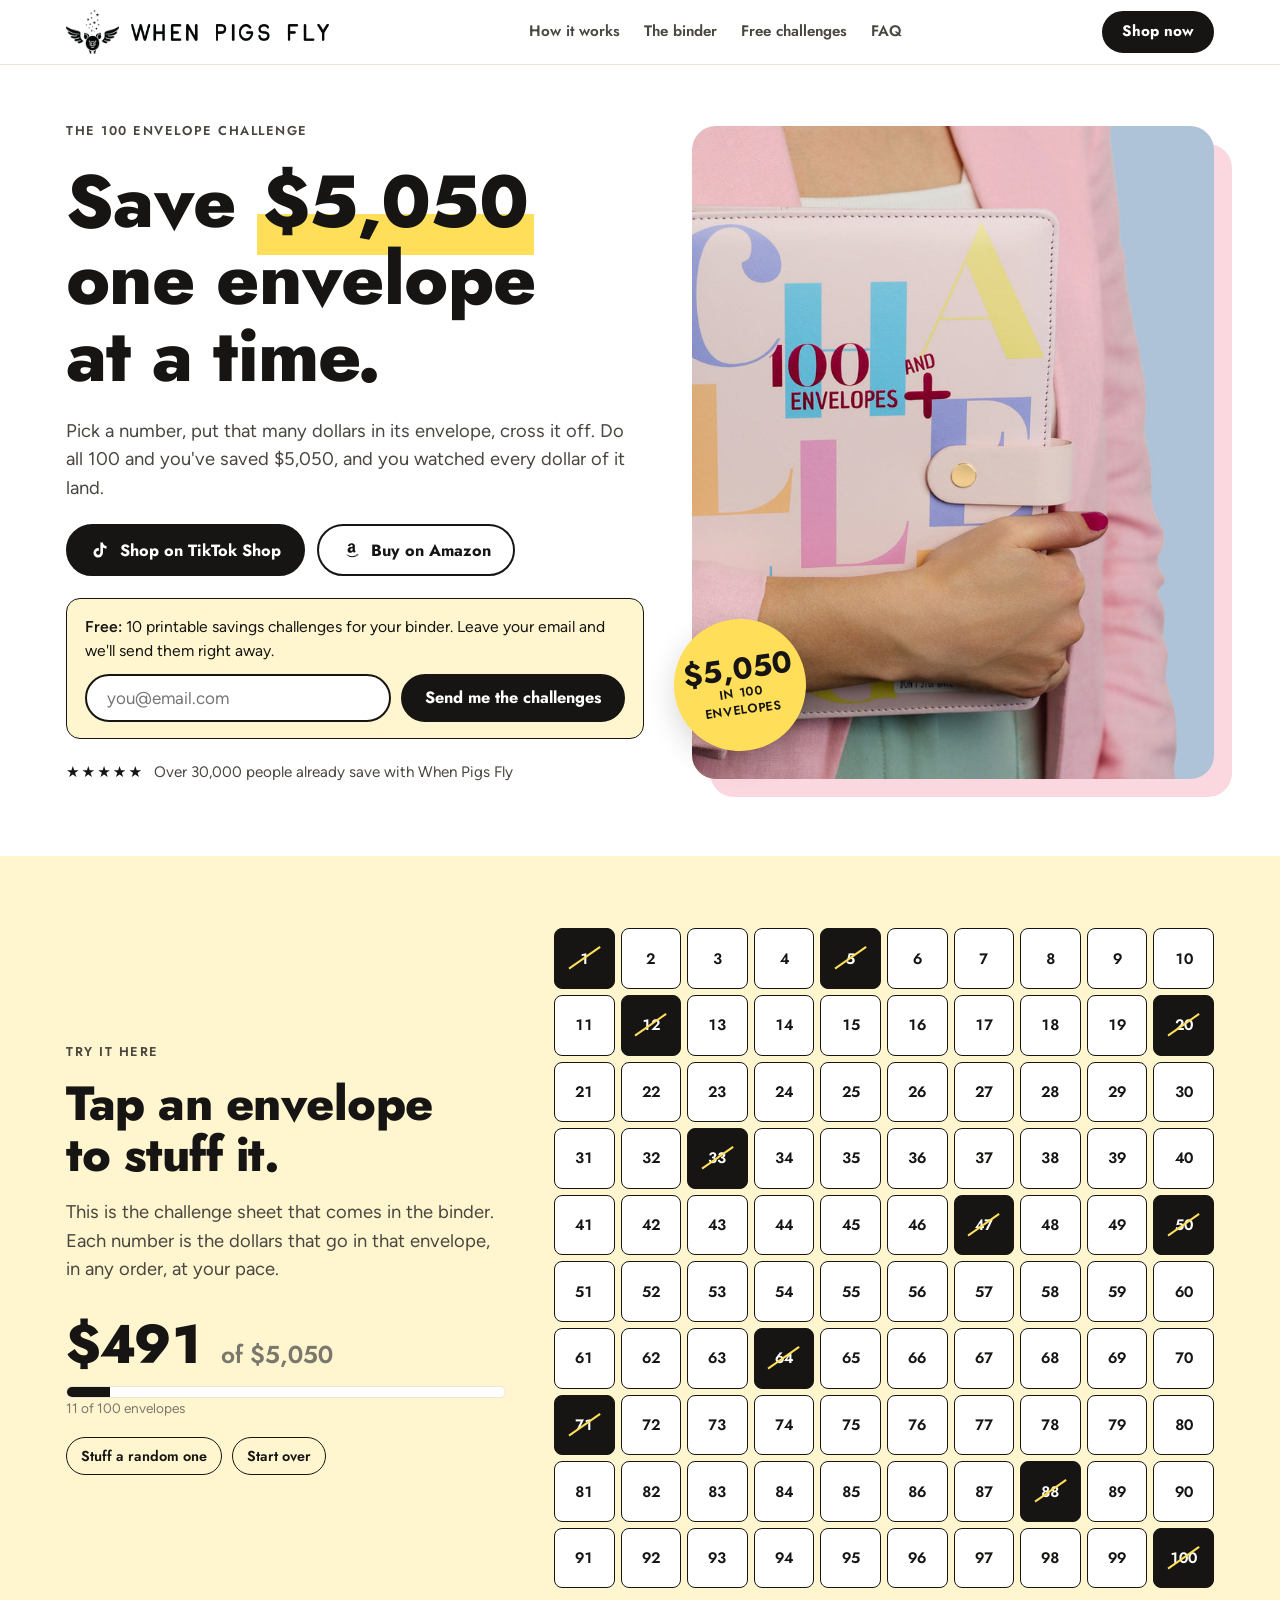
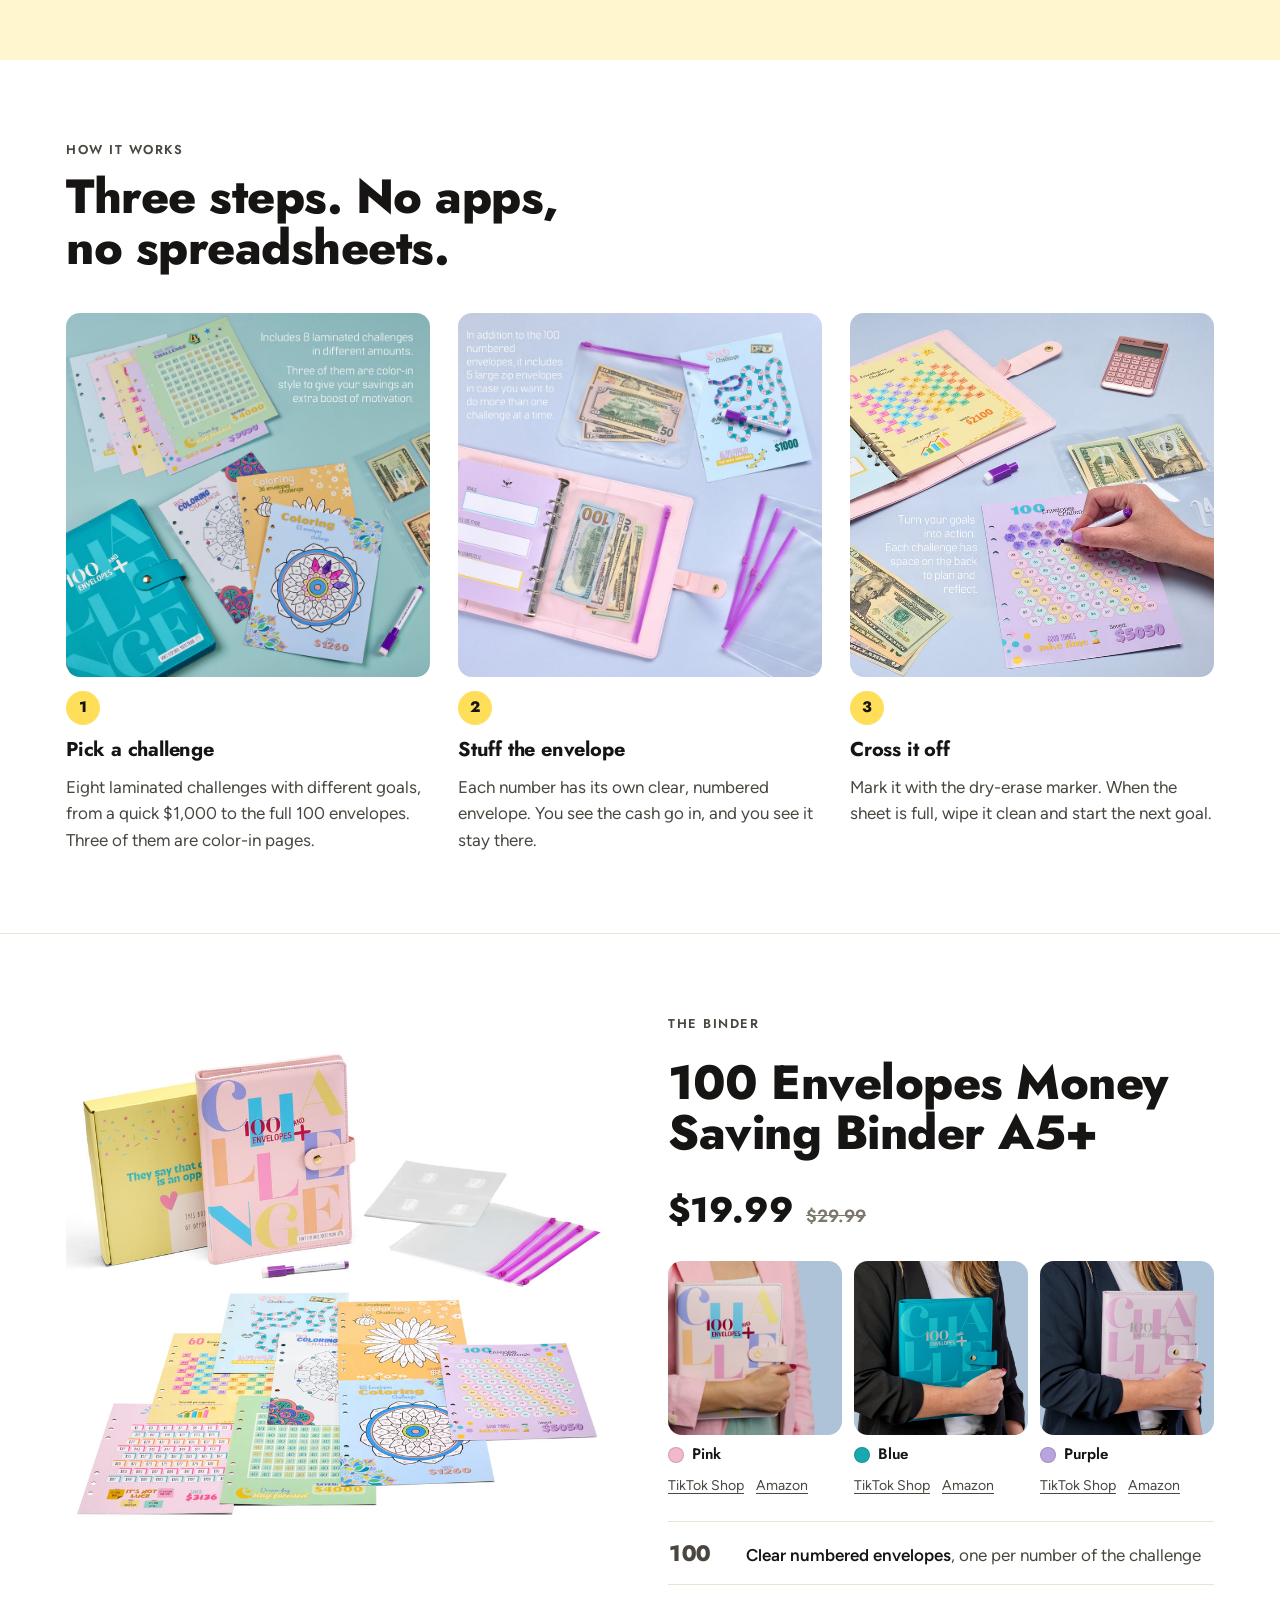
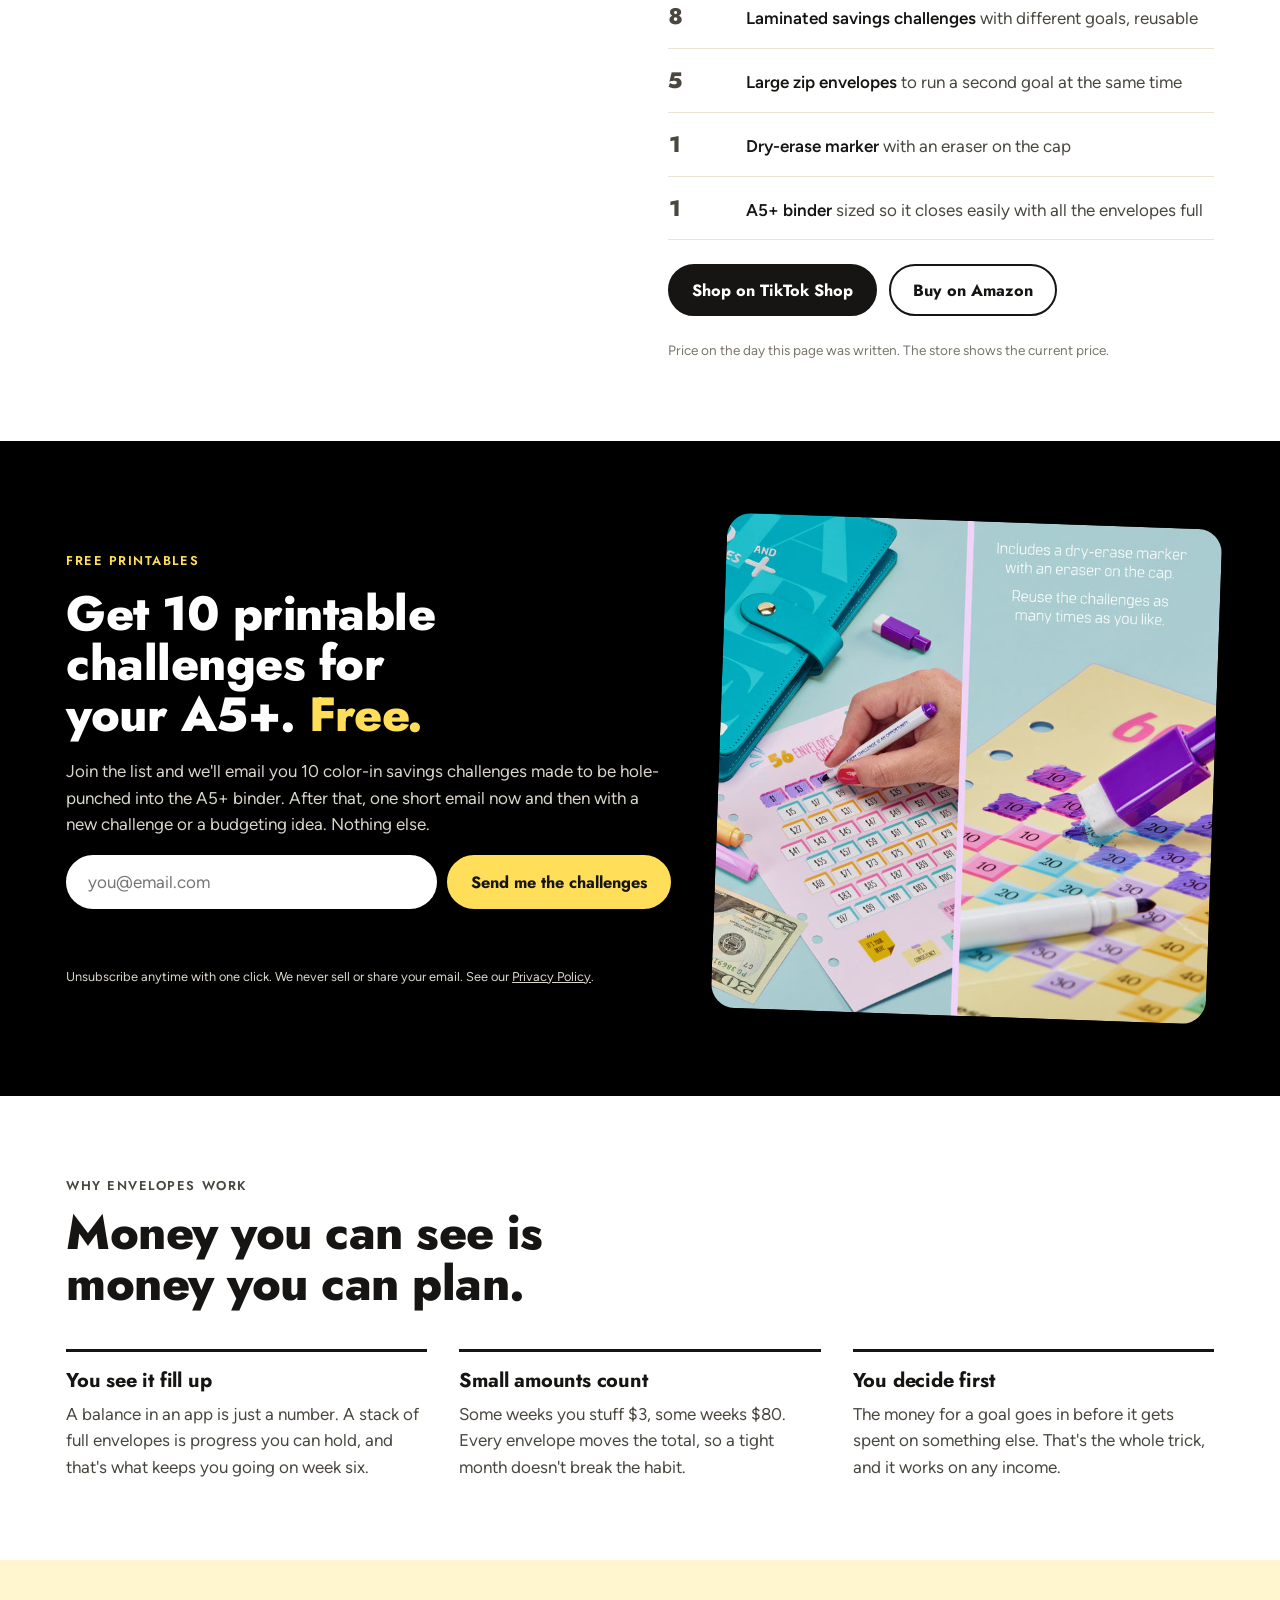
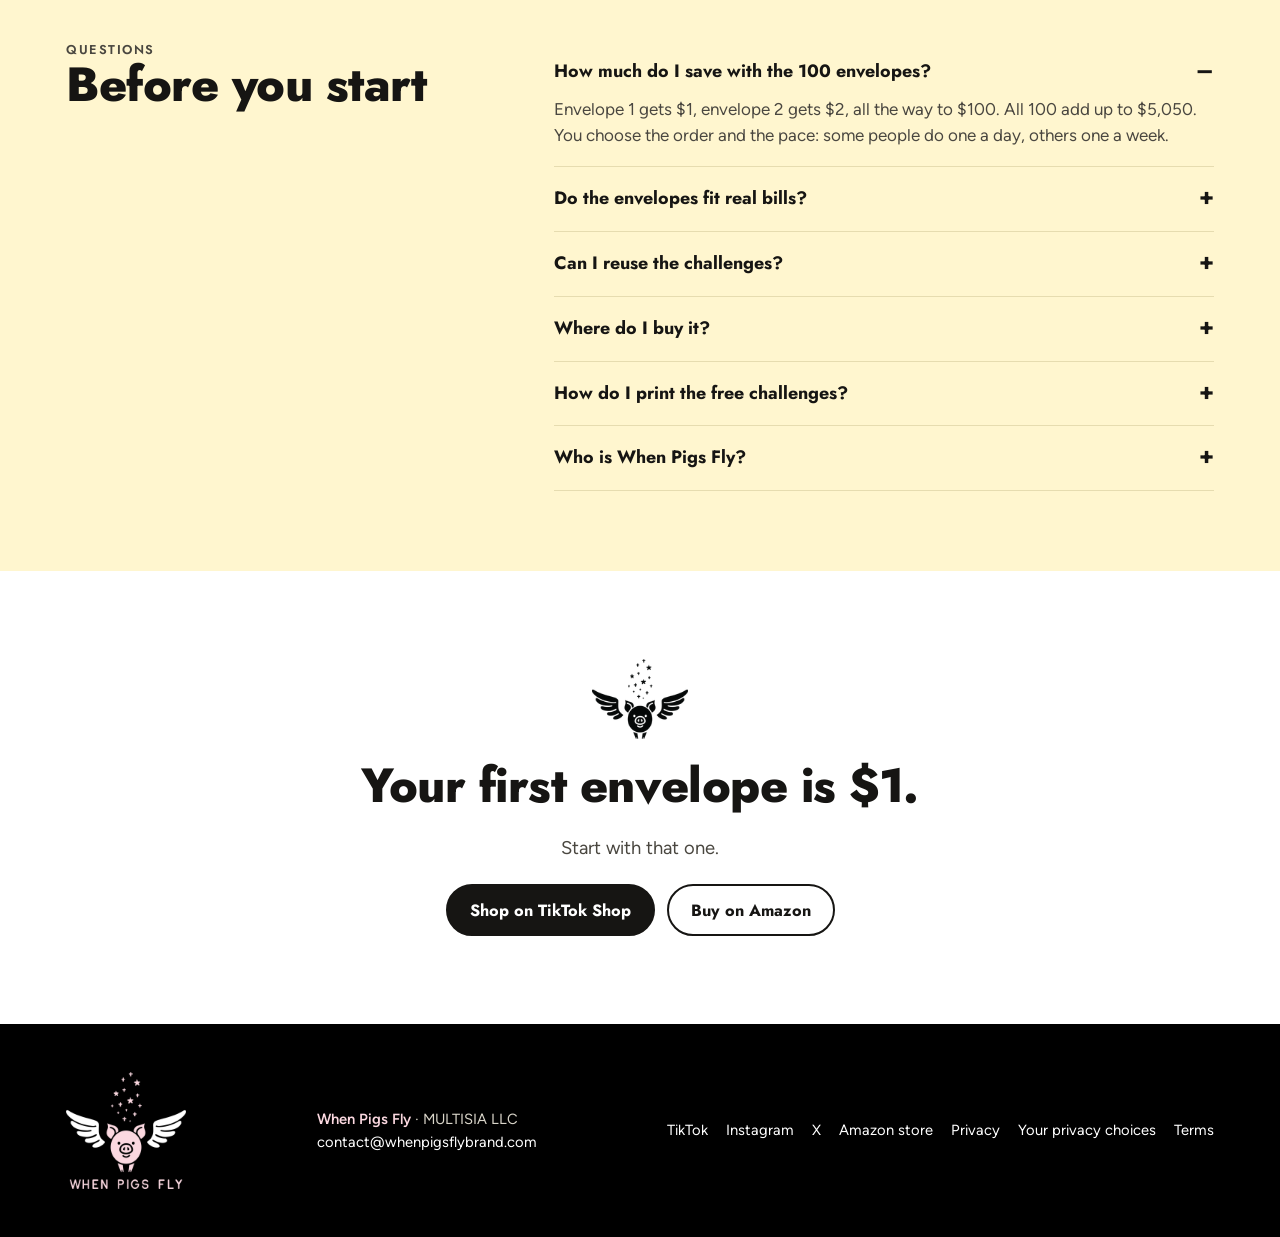
<file: index.html>
<!doctype html>
<html lang="en">
<head>
<meta charset="utf-8">
<meta name="viewport" content="width=device-width, initial-scale=1, viewport-fit=cover">
<title>When Pigs Fly · 100 Envelope Challenge Binder · Save $5,050</title>
<meta name="description" content="The 100 Envelopes Money Saving Binder: 100 numbered cash envelopes, 8 laminated savings challenges and a dry-erase marker. Save $5,050 one envelope at a time. Shop on TikTok Shop or Amazon.">
<link rel="canonical" href="https://whenpigsflybrand.com/">
<meta name="theme-color" content="#ffffff">
<link rel="icon" href="img/favicon.png" type="image/png">
<link rel="apple-touch-icon" href="img/apple-touch-icon.png">
<meta property="og:type" content="website">
<meta property="og:site_name" content="When Pigs Fly">
<meta property="og:title" content="Save $5,050 one envelope at a time">
<meta property="og:description" content="The 100 Envelopes Money Saving Binder by When Pigs Fly. Get 10 printable challenges for your A5+ binder free.">
<meta property="og:url" content="https://whenpigsflybrand.com/">
<meta property="og:image" content="https://whenpigsflybrand.com/img/hero-pink.jpg">
<meta name="twitter:card" content="summary_large_image">
<meta name="twitter:site" content="@whenpigsflyUS">
<link rel="preload" href="fonts/jost-latin-800-normal.woff2" as="font" type="font/woff2" crossorigin>
<link rel="stylesheet" href="site.css">
<script type="application/ld+json">
{
  "@context": "https://schema.org",
  "@type": "Product",
  "name": "100 Envelopes Money Saving Binder A5+",
  "brand": { "@type": "Brand", "name": "When Pigs Fly" },
  "image": "https://whenpigsflybrand.com/img/hero-pink.jpg",
  "description": "A5+ binder with 100 clear numbered cash envelopes, 8 laminated savings challenges, 5 zip envelopes and a dry-erase marker.",
  "color": "Pink, Blue, Purple"
}
</script>
<script type="application/ld+json">
{
  "@context": "https://schema.org",
  "@type": "Organization",
  "name": "When Pigs Fly",
  "legalName": "MULTISIA LLC",
  "url": "https://whenpigsflybrand.com/",
  "logo": "https://whenpigsflybrand.com/img/apple-touch-icon.png",
  "email": "contact@whenpigsflybrand.com",
  "sameAs": [
    "https://www.tiktok.com/@whenpigsflybrand usa",
    "https://www.instagram.com/whenpigsflybrandusa/",
    "https://x.com/whenpigsflyUS",
    "https://www.amazon.com/stores/WHENPIGSFLY/page/21600111-4D30-4A75-B6EE-F0F91B69EB25"
  ]
}
</script>
<!-- ANALYTICS: cookie-free analytics snippet goes here once the account exists -->
</head>
<body>
<a class="skip" href="#content">Skip to content</a>

<header class="top">
  <div class="wrap">
    <a class="logo" href="./" aria-label="When Pigs Fly home"><img src="img/logo-mark.png" alt="" width="67" height="56"><img class="word" src="img/logo-wordmark.png" alt="When Pigs Fly" width="654" height="56"></a>
    <nav aria-label="Sections">
      <a href="#how">How it works</a>
      <a href="#binder">The binder</a>
      <a href="#free">Free challenges</a>
      <a href="#faq">FAQ</a>
    </nav>
    <a class="btn btn-primary" href="#shop">Shop now</a>
  </div>
</header>

<main id="content">
  <section class="hero">
    <div class="wrap">
      <div class="hero-text">
        <p class="eyebrow">The 100 Envelope Challenge</p>
        <h1>Save <span class="money">$5,050</span> one envelope at a time.</h1>
        <p class="lead">Pick a number, put that many dollars in its envelope, cross it off. Do all 100 and you've saved $5,050, and you watched every dollar of it land.</p>
        <div class="btns" id="shop">
          <a class="btn btn-primary" href="https://www.tiktok.com/shop/store/when-pigs-fly-brand/7494168450621736614" rel="noopener" data-out="tiktok-shop">
            <svg viewBox="0 0 24 24" fill="currentColor" aria-hidden="true"><path d="M16.6 5.82A4.28 4.28 0 0 1 15.54 3h-3.09v12.4a2.59 2.59 0 1 1-2.59-2.59c.27 0 .53.04.78.12V9.77a5.68 5.68 0 1 0 4.9 5.63V9.01a7.3 7.3 0 0 0 4.27 1.36V7.29a4.27 4.27 0 0 1-3.21-1.47Z"/></svg>
            Shop on TikTok Shop
          </a>
          <a class="btn btn-secondary" href="https://www.amazon.com/stores/WHENPIGSFLY/page/21600111-4D30-4A75-B6EE-F0F91B69EB25" rel="noopener" data-out="amazon">
            <svg viewBox="0 0 24 24" fill="currentColor" aria-hidden="true"><path d="M13.96 8.1c-1.97.07-6.08.53-6.08 4.06 0 3.8 4.8 3.95 6.37 1.5.22.36 1.22 1.3 1.56 1.62l1.93-1.9s-1.1-.86-1.1-1.8V6.53c0-.86-.83-2.78-3.8-2.78-2.98 0-4.56 1.86-4.56 3.53l2.5.23c.55-1.68 1.83-1.68 1.83-1.68 1.38 0 1.35 1.02 1.35 2.27Zm0 3.08c0 2.66-2.8 2.26-2.8.57 0-1.57 1.68-1.89 2.8-1.92v1.35Zm5.2 7.36c-.25.33-2.3 2.21-5.73 2.21-3.44 0-6.07-2.35-6.88-3.33-.22-.26.03-.38.18-.28 2.42 1.47 6.2 3.89 12.3 1 .25-.12.44.07.13.4Zm1.33.07c-.2.5-.5.84-.66.97-.17.14-.3.08-.2-.12.1-.2.65-1.45.43-1.73-.22-.28-1.25-.15-1.62-.11-.36.03-.44.07-.47-.01-.08-.2.73-.53 1.26-.6.53-.06 1.39-.03 1.56.2.12.17 0 .9-.3 1.4Z"/></svg>
            Buy on Amazon
          </a>
        </div>
        <div class="hero-free">
          <p><b>Free:</b> 10 printable savings challenges for your binder. Leave your email and we'll send them right away.</p>
          <form class="form" action="https://app.kit.com/forms/10100170/subscriptions" method="post">
            <label for="email-top" class="sr-only">Email address</label>
            <input id="email-top" name="email_address" type="email" placeholder="you@email.com" autocomplete="email" required>
            <input class="hp" type="text" name="website" tabindex="-1" autocomplete="off" aria-hidden="true">
            <button class="btn btn-primary" type="submit">Send me the challenges</button>
          </form>
          <p class="form-msg" role="status"></p>
        </div>
        <p class="proof"><span class="stars" aria-hidden="true">★★★★★</span> Over 30,000 people already save with When Pigs Fly</p>
      </div>
      <div class="hero-photo">
        <img src="img/hero-pink.jpg" alt="Woman holding the pink 100 Envelopes Challenge binder" width="900" height="900" fetchpriority="high">
        <div class="sticker" aria-hidden="true"><div><b>$5,050</b><span>in 100<br>envelopes</span></div></div>
      </div>
    </div>
  </section>

  <section class="board-band" aria-labelledby="board-title">
    <div class="wrap">
      <div class="board-copy">
        <p class="eyebrow">Try it here</p>
        <h2 id="board-title">Tap an envelope to stuff it.</h2>
        <p class="lead">This is the challenge sheet that comes in the binder. Each number is the dollars that go in that envelope, in any order, at your pace.</p>
        <div>
          <div class="tally"><span id="saved">$0</span> <small>of $5,050</small></div>
          <div class="meter" aria-hidden="true"><i id="meter"></i></div>
          <p class="note" id="count" aria-live="polite">0 of 100 envelopes</p>
        </div>
        <div class="board-actions">
          <button class="chip" type="button" id="random">Stuff a random one</button>
          <button class="chip" type="button" id="reset">Start over</button>
        </div>
      </div>
      <div class="board" id="board" role="group" aria-label="100 envelopes, numbered 1 to 100"></div>
    </div>
  </section>

  <section class="how" id="how">
    <div class="wrap">
      <div class="how-head">
        <p class="eyebrow">How it works</p>
        <h2>Three steps. No apps, no spreadsheets.</h2>
      </div>
      <div class="steps">
        <div class="step">
          <img src="img/challenges.jpg" alt="Laminated savings challenges with numbered grids" width="900" height="900" loading="lazy">
          <span class="n">1</span>
          <h3>Pick a challenge</h3>
          <p>Eight laminated challenges with different goals, from a quick $1,000 to the full 100 envelopes. Three of them are color-in pages.</p>
        </div>
        <div class="step">
          <img src="img/inside-cash.jpg" alt="Open binder with dollar bills inside clear envelopes" width="900" height="900" loading="lazy">
          <span class="n">2</span>
          <h3>Stuff the envelope</h3>
          <p>Each number has its own clear, numbered envelope. You see the cash go in, and you see it stay there.</p>
        </div>
        <div class="step">
          <img src="img/cross-off.jpg" alt="Hand crossing off a number on a savings challenge" width="700" height="700" loading="lazy">
          <span class="n">3</span>
          <h3>Cross it off</h3>
          <p>Mark it with the dry-erase marker. When the sheet is full, wipe it clean and start the next goal.</p>
        </div>
      </div>
    </div>
  </section>

  <section class="binder" id="binder">
    <div class="wrap">
      <div class="binder-photo">
        <img src="img/whats-inside.jpg" alt="Everything in the box: the binder, envelopes, zip pockets, marker and challenges" width="900" height="900" loading="lazy">
      </div>
      <div class="binder-text">
        <p class="eyebrow">The binder</p>
        <h2>100 Envelopes Money Saving Binder A5+</h2>
        <div class="price"><b>$19.99</b><s>$29.99</s></div>
        <div class="swatches" role="list" aria-label="Three colors">
          <figure role="listitem"><img src="img/hero-pink.jpg" alt="Pink binder" width="900" height="900" loading="lazy"><figcaption><i style="background: var(--rose)"></i>Pink</figcaption><span class="buy-color"><a href="https://www.tiktok.com/shop/pdp/100-envelopes-money-saving-binder-a5-pink-by-when-pigs-fly-fun-and-motivating-savings-challenges-dur/1732277864143557286" rel="noopener">TikTok Shop</a><a href="https://www.amazon.com/dp/B0GQV89TBC" rel="noopener">Amazon</a></span></figure>
          <figure role="listitem"><img src="img/hold-teal.jpg" alt="Blue binder" width="600" height="600" loading="lazy"><figcaption><i style="background: var(--teal)"></i>Blue</figcaption><span class="buy-color"><a href="https://www.tiktok.com/shop/pdp/when-pigs-fly-100-envelopes-money-saving-binder-a5-blue/1731904638901392038" rel="noopener">TikTok Shop</a><a href="https://www.amazon.com/dp/B0F2TD3R5N" rel="noopener">Amazon</a></span></figure>
          <figure role="listitem"><img src="img/hold-purple.jpg" alt="Purple binder" width="600" height="600" loading="lazy"><figcaption><i style="background: var(--lilac)"></i>Purple</figcaption><span class="buy-color"><a href="https://www.tiktok.com/shop/pdp/when-pigs-fly-100-envelope-savings-organizer-purple-design/1731904630866743974" rel="noopener">TikTok Shop</a><a href="https://www.amazon.com/dp/B0F2TBW3LC" rel="noopener">Amazon</a></span></figure>
        </div>
        <ul class="inside">
          <li><span class="qty">100</span><span><strong>Clear numbered envelopes</strong>, one per number of the challenge</span></li>
          <li><span class="qty">8</span><span><strong>Laminated savings challenges</strong> with different goals, reusable</span></li>
          <li><span class="qty">5</span><span><strong>Large zip envelopes</strong> to run a second goal at the same time</span></li>
          <li><span class="qty">1</span><span><strong>Dry-erase marker</strong> with an eraser on the cap</span></li>
          <li><span class="qty">1</span><span><strong>A5+ binder</strong> sized so it closes easily with all the envelopes full</span></li>
        </ul>
        <div class="btns">
          <a class="btn btn-primary" href="https://www.tiktok.com/shop/store/when-pigs-fly-brand/7494168450621736614" rel="noopener" data-out="tiktok-shop">Shop on TikTok Shop</a>
          <a class="btn btn-secondary" href="https://www.amazon.com/stores/WHENPIGSFLY/page/21600111-4D30-4A75-B6EE-F0F91B69EB25" rel="noopener" data-out="amazon">Buy on Amazon</a>
        </div>
        <p class="note">Price on the day this page was written. The store shows the current price.</p>
      </div>
    </div>
  </section>

  <section class="free" id="free" aria-labelledby="free-title">
    <div class="wrap">
      <div class="free-text">
        <p class="eyebrow">Free printables</p>
        <h2 id="free-title">Get 10 printable challenges for your A5+. <em>Free.</em></h2>
        <p>Join the list and we'll email you 10 color-in savings challenges made to be hole-punched into the A5+ binder. After that, one short email now and then with a new challenge or a budgeting idea. Nothing else.</p>
        <form class="form" id="form" action="https://app.kit.com/forms/10100170/subscriptions" method="post">
          <label for="email" class="sr-only">Email address</label>
          <input id="email" name="email_address" type="email" placeholder="you@email.com" autocomplete="email" required>
          <input class="hp" type="text" id="website" tabindex="-1" autocomplete="off" aria-hidden="true">
          <button class="btn btn-yellow" type="submit">Send me the challenges</button>
        </form>
        <p class="form-msg" id="form-msg" role="status"></p>
        <p class="fine">Unsubscribe anytime with one click. We never sell or share your email. See our <a href="privacy/">Privacy Policy</a>.</p>
      </div>
      <div class="free-photo">
        <img src="img/marker.jpg" alt="Printable challenge being filled in with a marker" width="700" height="700" loading="lazy">
      </div>
    </div>
  </section>

  <section class="why" aria-labelledby="why-title">
    <div class="wrap">
      <div class="why-head">
        <p class="eyebrow">Why envelopes work</p>
        <h2 id="why-title">Money you can see is money you can plan.</h2>
      </div>
      <div class="why-item">
        <h3>You see it fill up</h3>
        <p>A balance in an app is just a number. A stack of full envelopes is progress you can hold, and that's what keeps you going on week six.</p>
      </div>
      <div class="why-item">
        <h3>Small amounts count</h3>
        <p>Some weeks you stuff $3, some weeks $80. Every envelope moves the total, so a tight month doesn't break the habit.</p>
      </div>
      <div class="why-item">
        <h3>You decide first</h3>
        <p>The money for a goal goes in before it gets spent on something else. That's the whole trick, and it works on any income.</p>
      </div>
    </div>
  </section>

  <section class="faq" id="faq" aria-labelledby="faq-title">
    <div class="wrap">
      <div>
        <p class="eyebrow">Questions</p>
        <h2 id="faq-title">Before you start</h2>
      </div>
      <div>
        <details open>
          <summary>How much do I save with the 100 envelopes?</summary>
          <p>Envelope 1 gets $1, envelope 2 gets $2, all the way to $100. All 100 add up to $5,050. You choose the order and the pace: some people do one a day, others one a week.</p>
        </details>
        <details>
          <summary>Do the envelopes fit real bills?</summary>
          <p>Yes. They are sized for US dollar bills, and the binder still closes when they are full.</p>
        </details>
        <details>
          <summary>Can I reuse the challenges?</summary>
          <p>Yes. They are laminated: cross numbers off with the dry-erase marker and wipe them clean when you're done.</p>
        </details>
        <details>
          <summary>Where do I buy it?</summary>
          <p>On our TikTok Shop and on Amazon. Shipping, returns and payment are handled by the store you choose.</p>
        </details>
        <details>
          <summary>How do I print the free challenges?</summary>
          <p>Print at 100% scale (not "fit to page") so the holes line up with the binder rings, then cut, punch and color in as you save.</p>
        </details>
        <details>
          <summary>Who is When Pigs Fly?</summary>
          <p>A small US brand of envelope budgeting binders and savings challenges, for people who'd rather see their money than guess where it went.</p>
        </details>
      </div>
    </div>
  </section>

  <section class="last">
    <div class="wrap">
      <img class="last-mark" src="img/logo-mark.png" alt="" width="134" height="112" loading="lazy">
      <h2>Your first envelope is $1.</h2>
      <p class="lead">Start with that one.</p>
      <div class="btns" style="justify-content:center">
        <a class="btn btn-primary" href="https://www.tiktok.com/shop/store/when-pigs-fly-brand/7494168450621736614" rel="noopener" data-out="tiktok-shop">Shop on TikTok Shop</a>
        <a class="btn btn-secondary" href="https://www.amazon.com/stores/WHENPIGSFLY/page/21600111-4D30-4A75-B6EE-F0F91B69EB25" rel="noopener" data-out="amazon">Buy on Amazon</a>
      </div>
    </div>
  </section>
</main>

<footer class="footer-dark">
  <div class="wrap">
    <img class="footer-logo" src="img/logo-pink.png" alt="When Pigs Fly" width="640" height="624" loading="lazy">
    <div>
      <strong>When Pigs Fly</strong> · MULTISIA LLC<br>
      <a href="mailto:contact@whenpigsflybrand.com">contact@whenpigsflybrand.com</a>
    </div>
    <div class="links">
      <a href="https://www.tiktok.com/@whenpigsflybrandusa" rel="noopener">TikTok</a>
      <a href="https://www.instagram.com/whenpigsflybrandusa/" rel="noopener">Instagram</a>
      <a href="https://x.com/whenpigsflyUS" rel="noopener">X</a>
      <a href="https://www.amazon.com/stores/WHENPIGSFLY/page/21600111-4D30-4A75-B6EE-F0F91B69EB25" rel="noopener">Amazon store</a>
      <a href="privacy/">Privacy</a>
      <a href="privacy/#choices">Your privacy choices</a>
      <a href="terms/">Terms</a>
    </div>
  </div>
</footer>

<script src="site.js" defer></script>
</body>
</html>
</file>
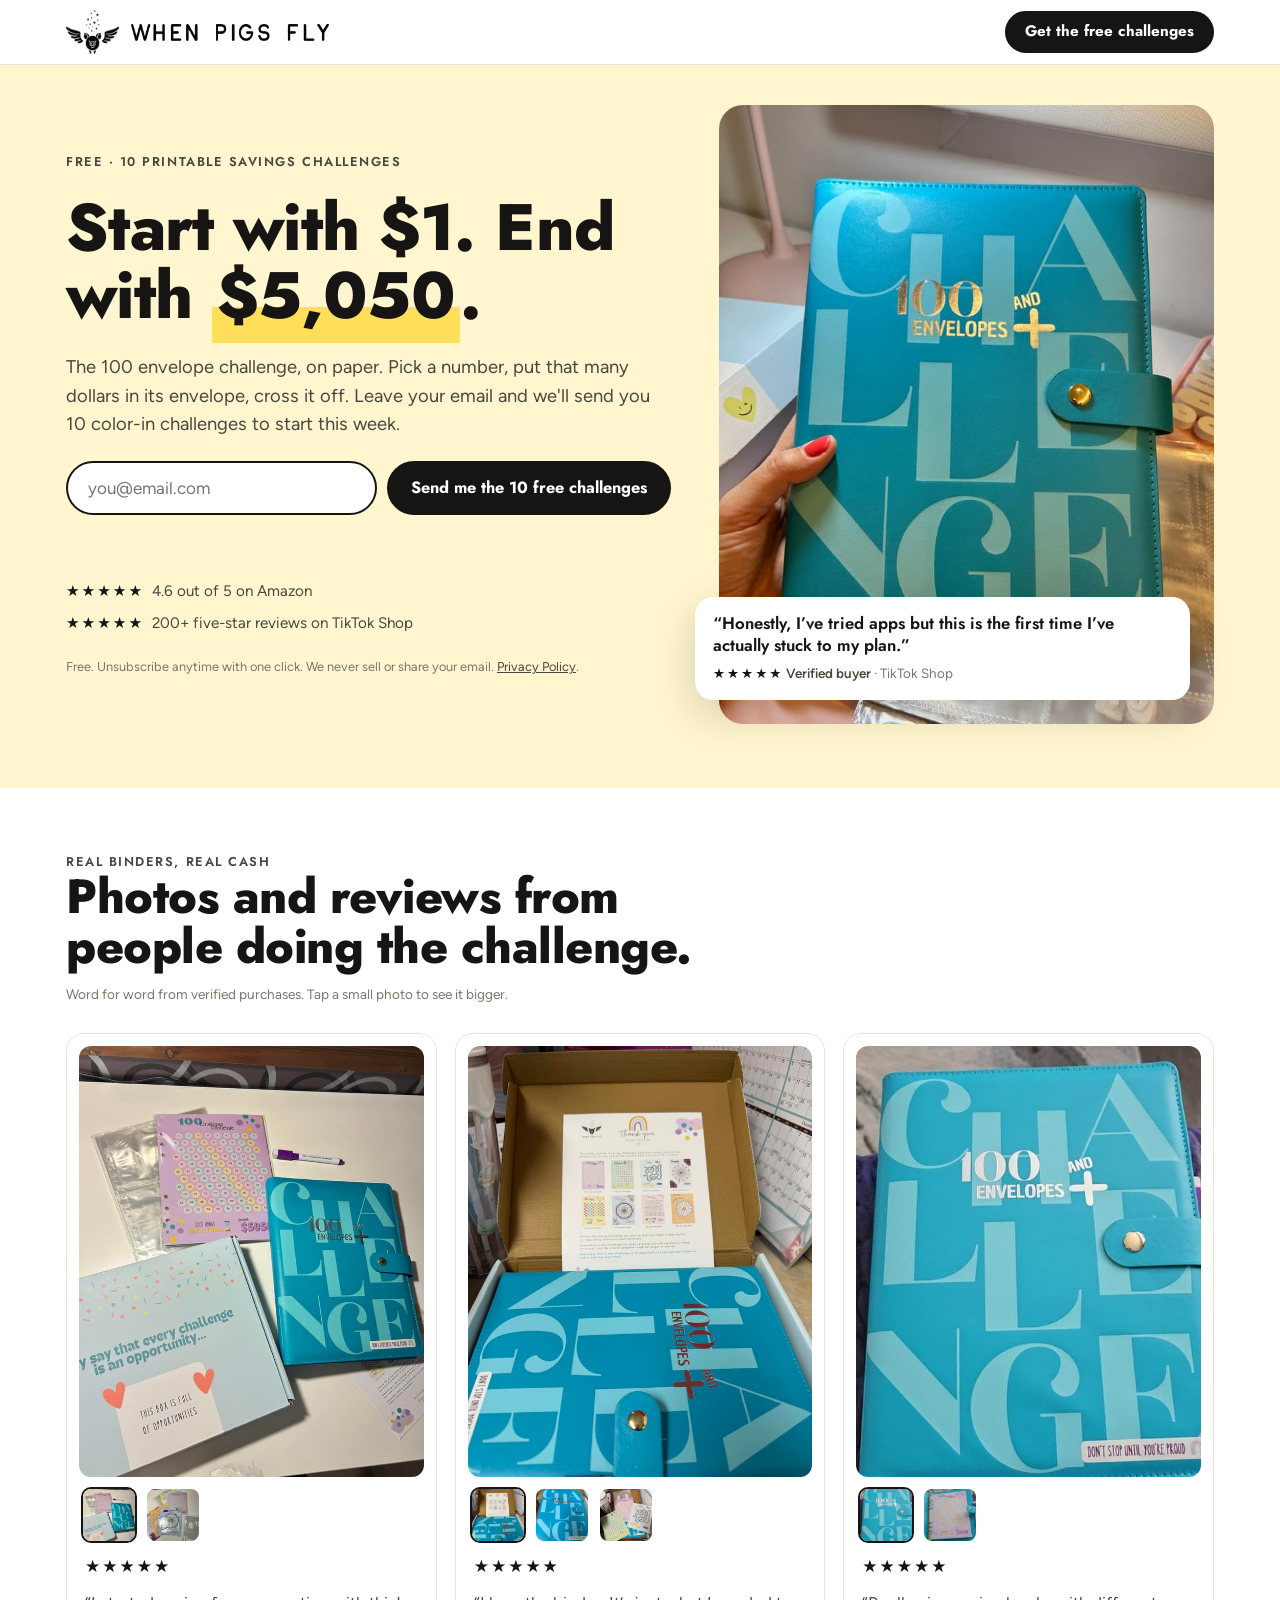
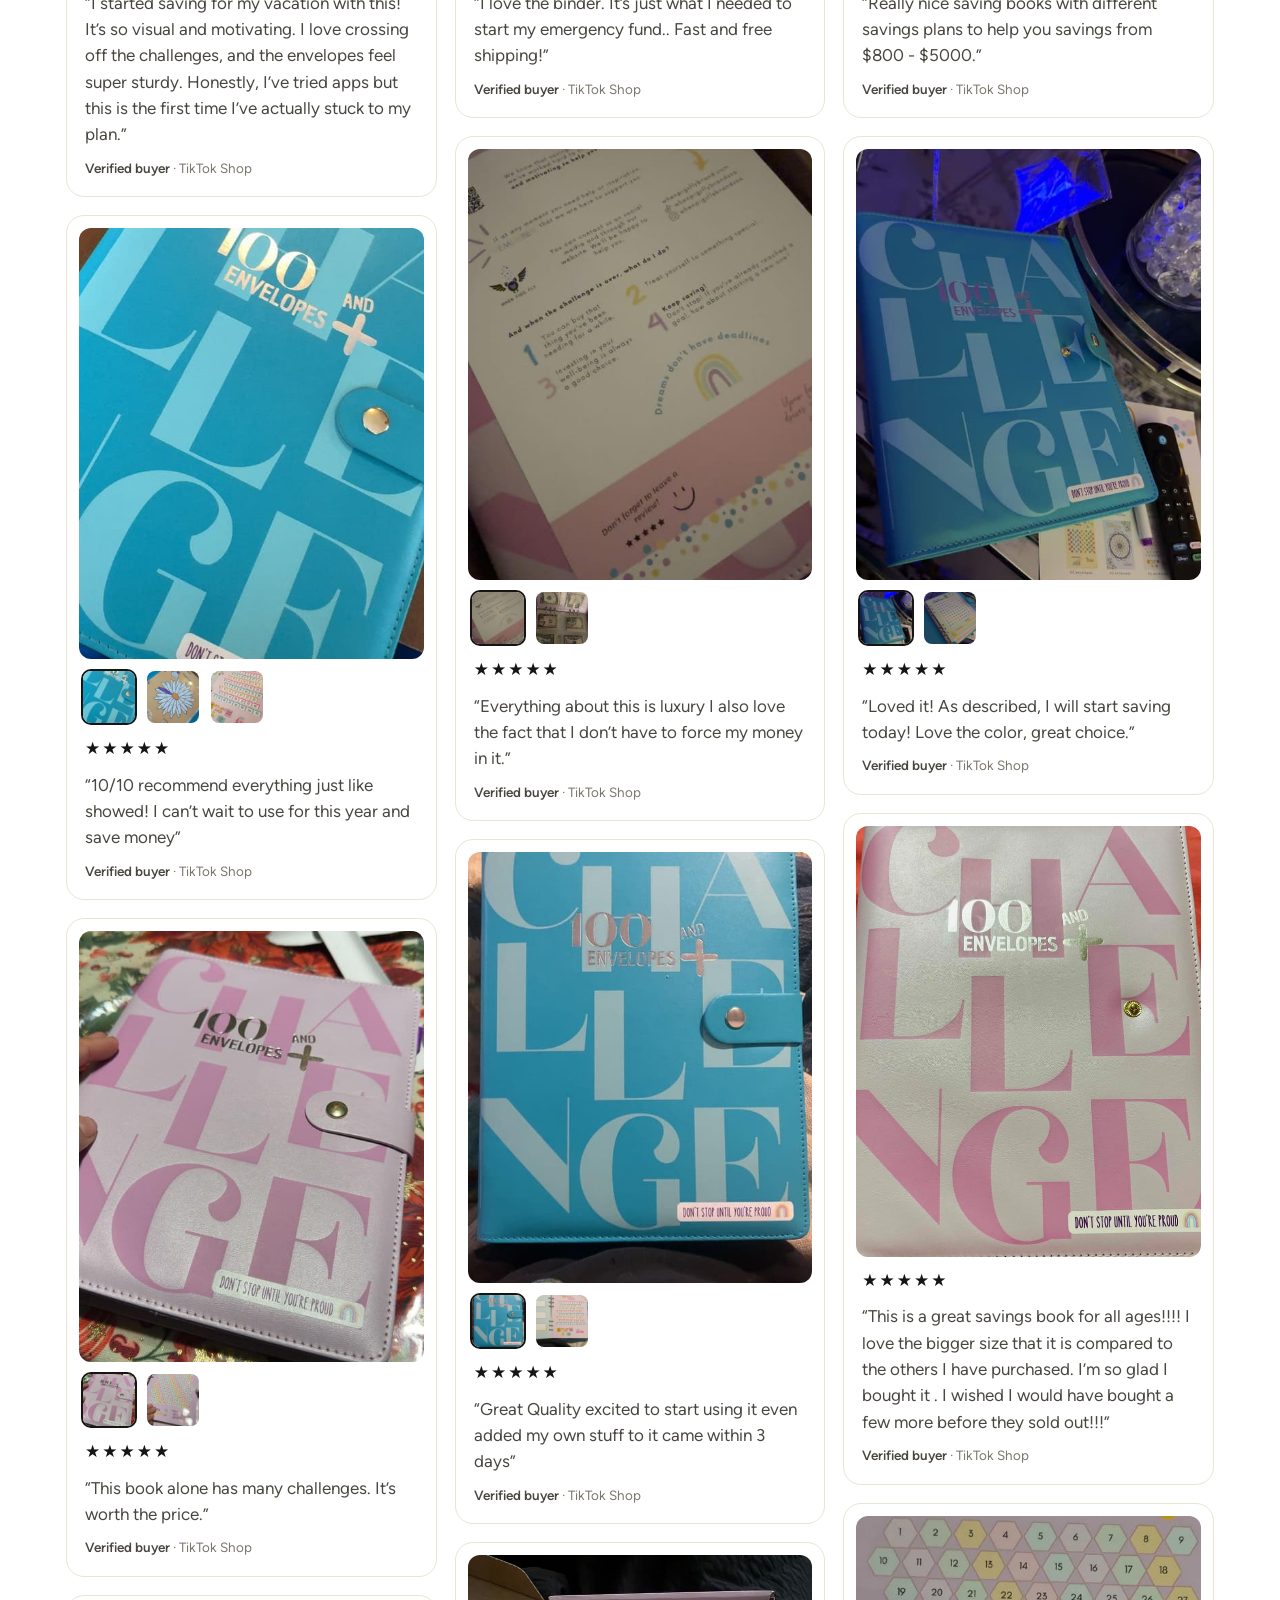
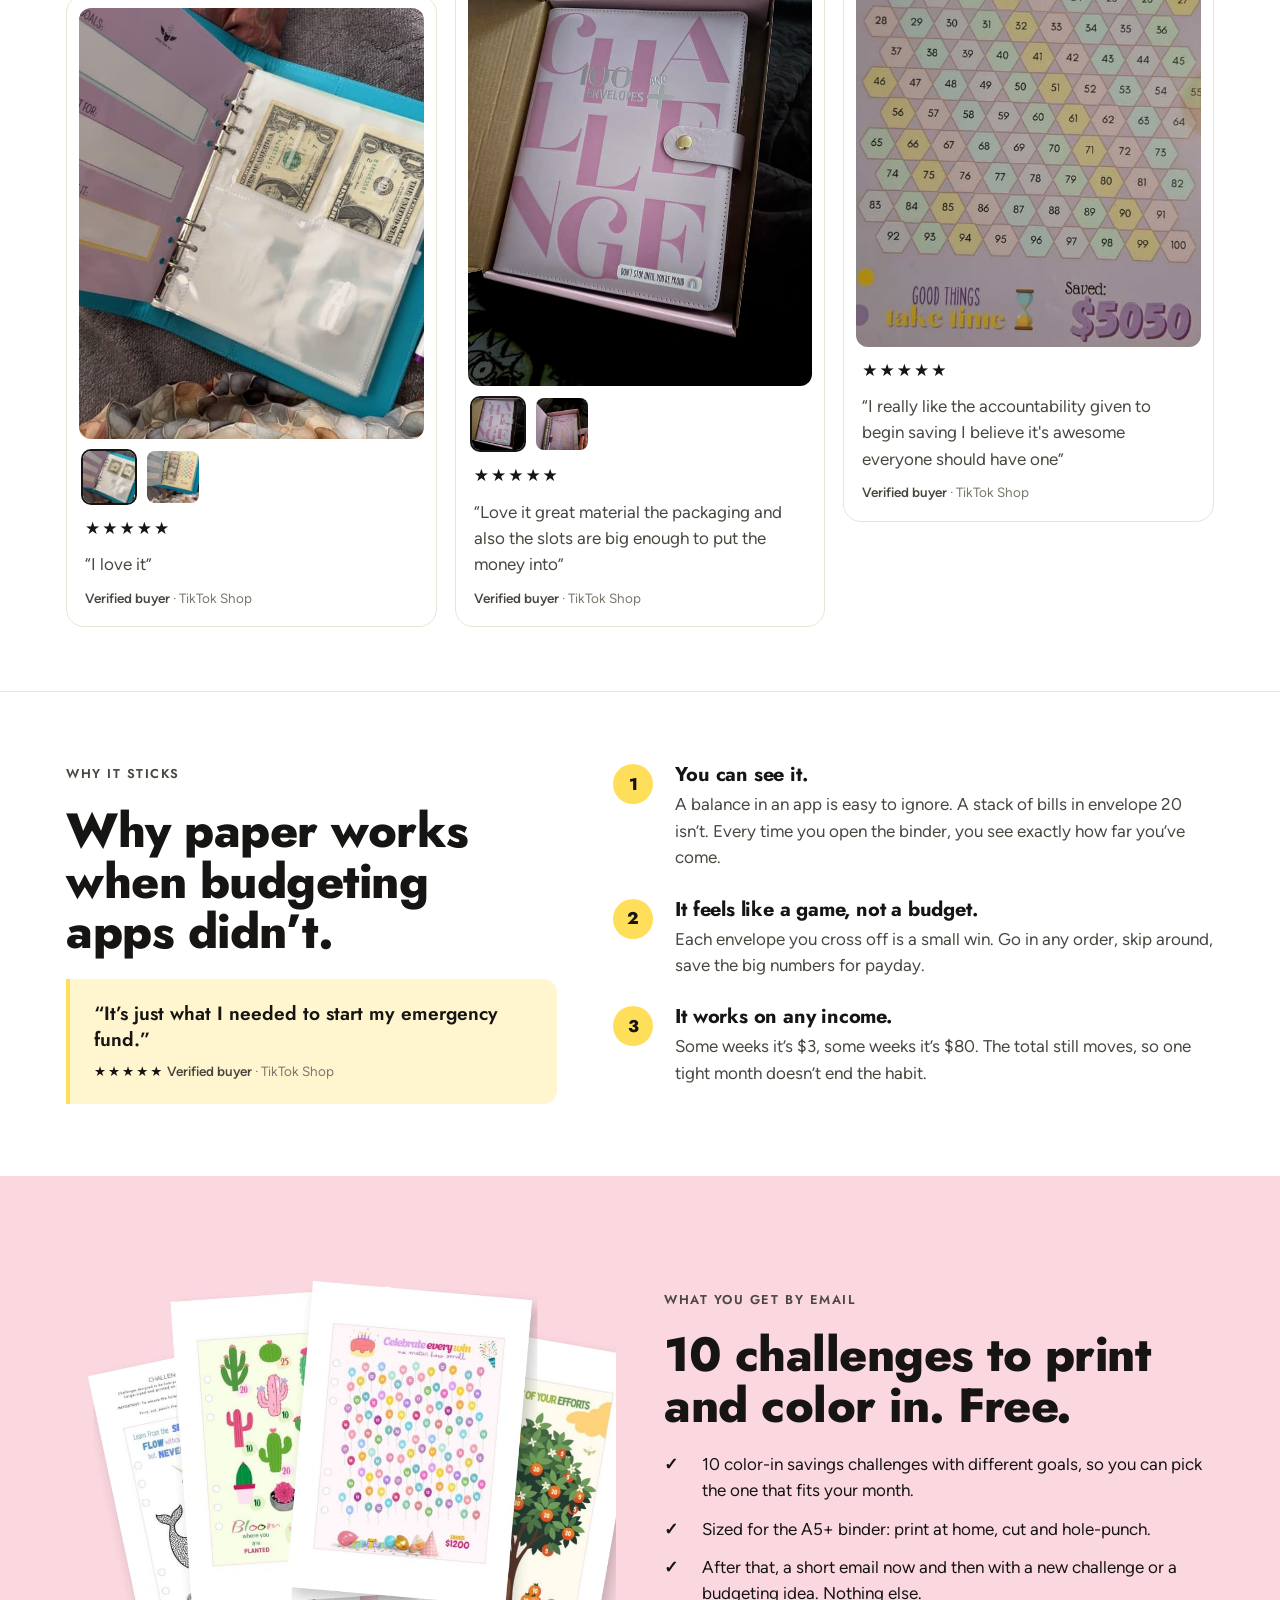
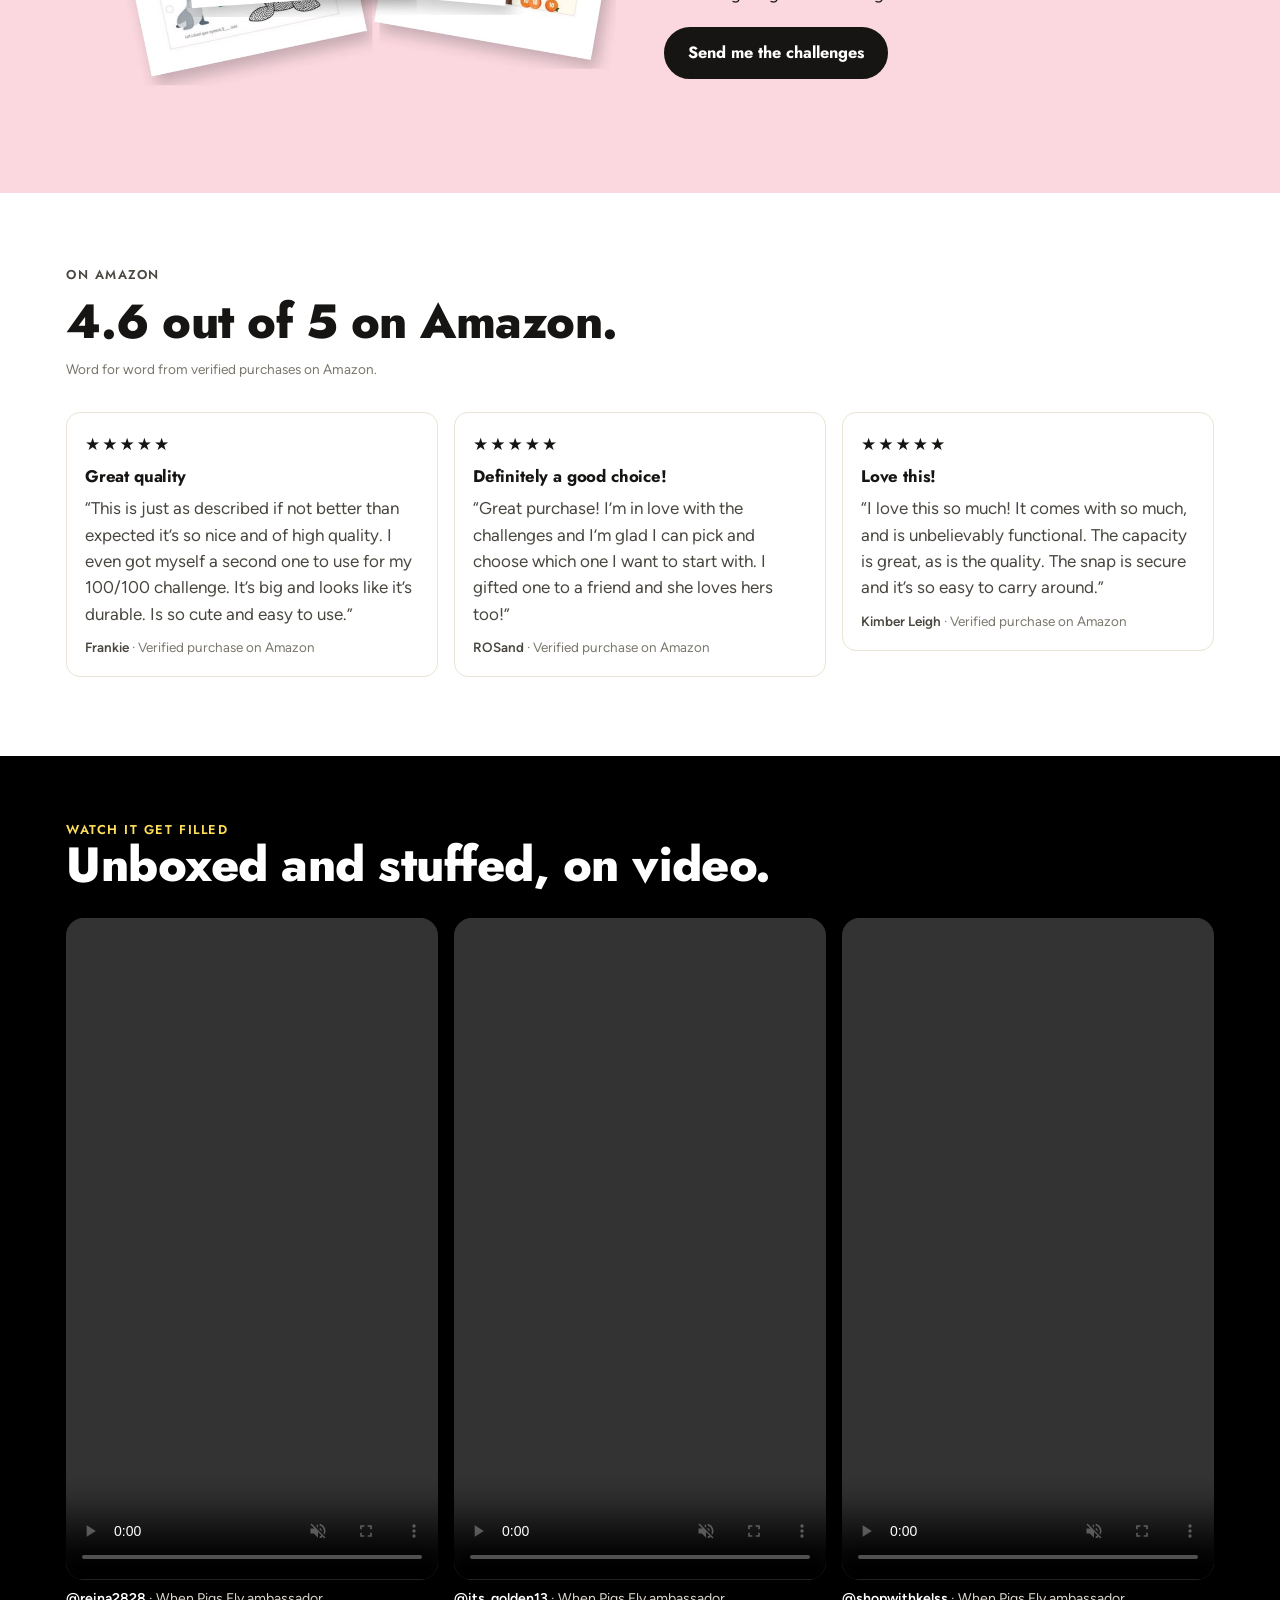
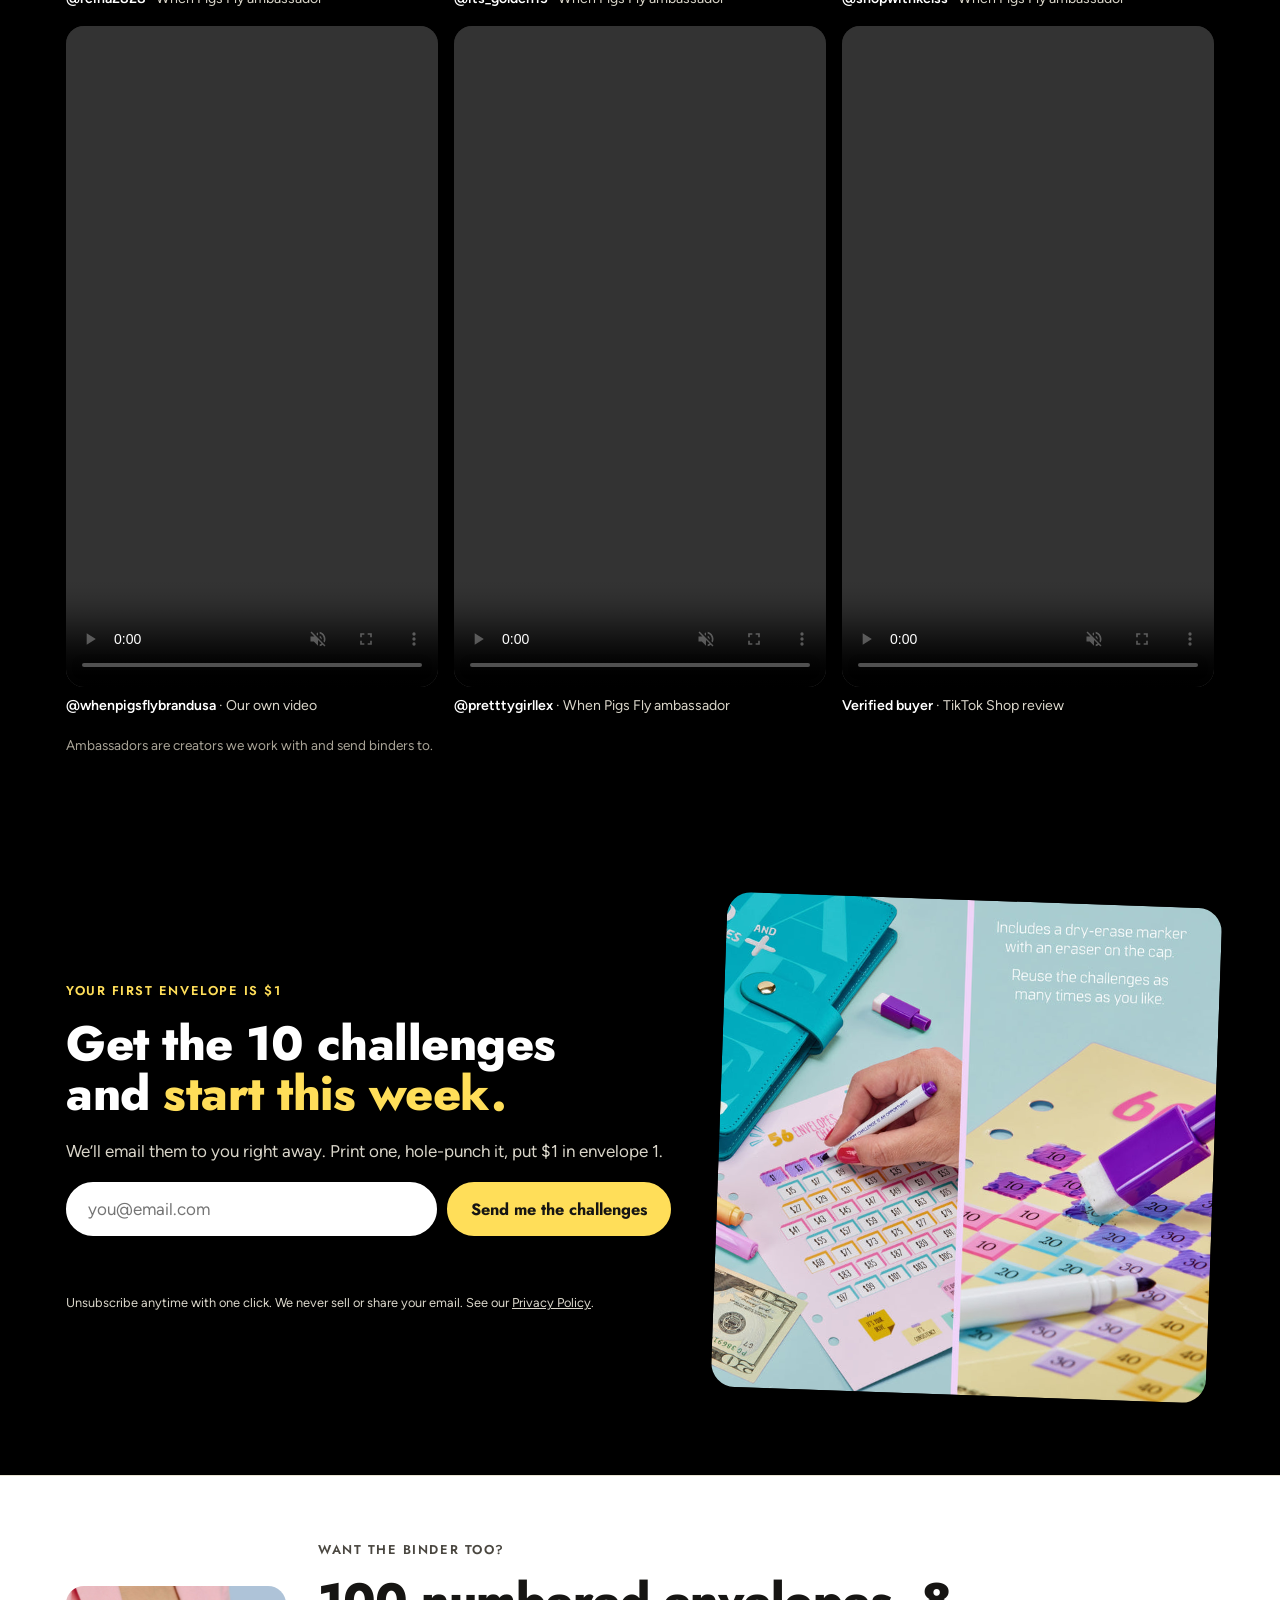
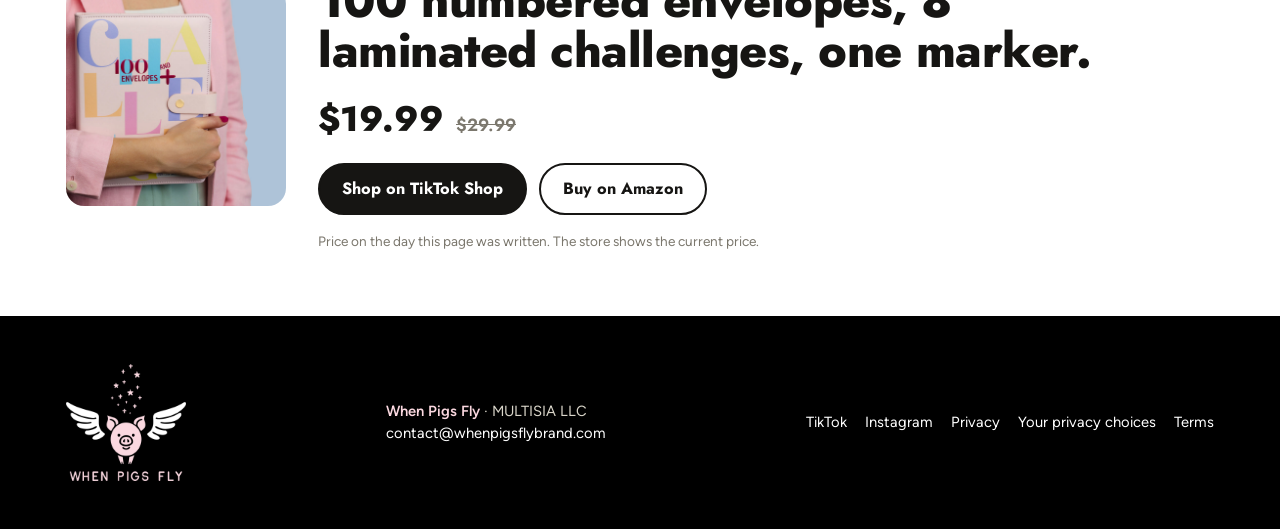
<file: challenge/index.html>
<!doctype html>
<html lang="en">
<head>
<meta charset="utf-8">
<meta name="viewport" content="width=device-width, initial-scale=1, viewport-fit=cover">
<title>Start with $1. End with $5,050. · Free printable savings challenges · When Pigs Fly</title>
<meta name="description" content="The 100 envelope challenge on paper. Get 10 free printable savings challenges by email and start this week. Rated 4.6 on Amazon, 200+ five-star reviews on TikTok Shop.">
<meta name="robots" content="noindex">
<link rel="canonical" href="https://whenpigsflybrand.com/challenge/">
<meta name="theme-color" content="#fff6cf">
<link rel="icon" href="../img/favicon.png" type="image/png">
<link rel="apple-touch-icon" href="../img/apple-touch-icon.png">
<meta property="og:type" content="website">
<meta property="og:site_name" content="When Pigs Fly">
<meta property="og:title" content="Start with $1. End with $5,050.">
<meta property="og:description" content="Get 10 free printable savings challenges and start the 100 envelope challenge this week.">
<meta property="og:url" content="https://whenpigsflybrand.com/challenge/">
<meta property="og:image" content="https://whenpigsflybrand.com/img/ugc/cash-2100.jpg">
<link rel="preload" href="../fonts/jost-latin-800-normal.woff2" as="font" type="font/woff2" crossorigin>
<link rel="stylesheet" href="../site.css">
</head>
<body data-pixel>
<a class="skip" href="#content">Skip to content</a>

<header class="top">
  <div class="wrap">
    <a class="logo" href="../" aria-label="When Pigs Fly home"><img src="../img/logo-mark.png" alt="" width="67" height="56"><img class="word" src="../img/logo-wordmark.png" alt="When Pigs Fly" width="654" height="56"></a>
    <a class="btn btn-primary" href="#get"><span class="lg">Get the free challenges</span><span class="sm">Free challenges</span></a>
  </div>
</header>

<main id="content">
  <section class="lp-hero" id="get" aria-labelledby="lp-title">
    <div class="wrap">
      <div class="hero-text">
        <p class="eyebrow">Free · 10 printable savings challenges</p>
        <h1 id="lp-title">Start with $1. End with <span class="money">$5,050</span>.</h1>
        <p class="lead">The 100 envelope challenge, on paper. Pick a number, put that many dollars in its envelope, cross it off. Leave your email and we'll send you 10 color-in challenges to start this week.</p>
        <form class="form" action="https://app.kit.com/forms/10100170/subscriptions" method="post">
          <label for="email-1" class="sr-only">Email address</label>
          <input id="email-1" name="email_address" type="email" placeholder="you@email.com" autocomplete="email" required>
          <input class="hp" type="text" name="website" tabindex="-1" autocomplete="off" aria-hidden="true">
          <button class="btn btn-primary" type="submit">Send me the 10 free challenges</button>
        </form>
        <p class="form-msg" role="status"></p>
        <div class="ratings">
          <span><span class="stars" aria-hidden="true">★★★★★</span> 4.6 out of 5 on Amazon</span>
          <span><span class="stars" aria-hidden="true">★★★★★</span> 200+ five-star reviews on TikTok Shop</span>
        </div>
        <p class="fine">Free. Unsubscribe anytime with one click. We never sell or share your email. <a href="../privacy/">Privacy Policy</a>.</p>
      </div>
      <figure class="lp-photo" style="margin:0">
        <img src="../img/ugc/hand-teal.jpg" alt="A customer holding the blue 100 envelopes binder" width="675" height="900">
        <figcaption class="quote-card">
          <p>“Honestly, I’ve tried apps but this is the first time I’ve actually stuck to my plan.”</p>
          <span class="who"><span class="stars" aria-label="5 stars">★★★★★</span> <b>Verified buyer</b> · TikTok Shop</span>
        </figcaption>
      </figure>
    </div>
  </section>

  <section class="photo-reviews" aria-labelledby="pr-title">
    <div class="wrap">
      <div class="ugc-head">
        <div>
          <p class="eyebrow">Real binders, real cash</p>
          <h2 id="pr-title">Photos and reviews from people doing the challenge.</h2>
        </div>
        <p class="note">Word for word from verified purchases. Tap a small photo to see it bigger.</p>
      </div>
      <div class="pr-grid">
          <article class="pr">
            <img class="pr-main" src="../img/reviews/r-23.1.jpg" alt="The blue binder with its box and challenge sheets" loading="lazy">
            <div class="pr-thumbs"><button type="button" data-src="../img/reviews/r-23.1.jpg" aria-label="Photo 1" aria-pressed="true"><img src="../img/reviews/r-23.1.jpg" alt="" loading="lazy" width="80" height="80"></button><button type="button" data-src="../img/reviews/r-23.2.jpg" aria-label="Photo 2"><img src="../img/reviews/r-23.2.jpg" alt="" loading="lazy" width="80" height="80"></button></div>
            <span class="stars" aria-label="5 stars">★★★★★</span>
            <p>“I started saving for my vacation with this! It’s so visual and motivating. I love crossing off the challenges, and the envelopes feel super sturdy. Honestly, I’ve tried apps but this is the first time I’ve actually stuck to my plan.”</p>
            <span class="who"><b>Verified buyer</b> · TikTok Shop</span>
          </article>
          <article class="pr">
            <img class="pr-main" src="../img/reviews/r-14.jpg" alt="The blue binder cover" loading="lazy">
            <div class="pr-thumbs"><button type="button" data-src="../img/reviews/r-14.jpg" aria-label="Photo 1" aria-pressed="true"><img src="../img/reviews/r-14.jpg" alt="" loading="lazy" width="80" height="80"></button><button type="button" data-src="../img/reviews/r-14.1.jpg" aria-label="Photo 2"><img src="../img/reviews/r-14.1.jpg" alt="" loading="lazy" width="80" height="80"></button><button type="button" data-src="../img/reviews/r-14.2.jpg" aria-label="Photo 3"><img src="../img/reviews/r-14.2.jpg" alt="" loading="lazy" width="80" height="80"></button></div>
            <span class="stars" aria-label="5 stars">★★★★★</span>
            <p>“10/10 recommend everything just like showed! I can’t wait to use for this year and save money”</p>
            <span class="who"><b>Verified buyer</b> · TikTok Shop</span>
          </article>
          <article class="pr">
            <img class="pr-main" src="../img/reviews/r-35.jpg" alt="The pink binder in a customer's hands" loading="lazy">
            <div class="pr-thumbs"><button type="button" data-src="../img/reviews/r-35.jpg" aria-label="Photo 1" aria-pressed="true"><img src="../img/reviews/r-35.jpg" alt="" loading="lazy" width="80" height="80"></button><button type="button" data-src="../img/reviews/r-35.1.jpg" aria-label="Photo 2"><img src="../img/reviews/r-35.1.jpg" alt="" loading="lazy" width="80" height="80"></button></div>
            <span class="stars" aria-label="5 stars">★★★★★</span>
            <p>“This book alone has many challenges. It’s worth the price.”</p>
            <span class="who"><b>Verified buyer</b> · TikTok Shop</span>
          </article>
          <article class="pr">
            <img class="pr-main" src="../img/reviews/r-2.jpg" alt="Dollar bills in the clear envelopes" loading="lazy">
            <div class="pr-thumbs"><button type="button" data-src="../img/reviews/r-2.jpg" aria-label="Photo 1" aria-pressed="true"><img src="../img/reviews/r-2.jpg" alt="" loading="lazy" width="80" height="80"></button><button type="button" data-src="../img/reviews/r-2.1.jpg" aria-label="Photo 2"><img src="../img/reviews/r-2.1.jpg" alt="" loading="lazy" width="80" height="80"></button></div>
            <span class="stars" aria-label="5 stars">★★★★★</span>
            <p>“I love it”</p>
            <span class="who"><b>Verified buyer</b> · TikTok Shop</span>
          </article>
          <article class="pr">
            <img class="pr-main" src="../img/reviews/r-13.jpg" alt="The blue binder in its box" loading="lazy">
            <div class="pr-thumbs"><button type="button" data-src="../img/reviews/r-13.jpg" aria-label="Photo 1" aria-pressed="true"><img src="../img/reviews/r-13.jpg" alt="" loading="lazy" width="80" height="80"></button><button type="button" data-src="../img/reviews/r-13.1.jpg" aria-label="Photo 2"><img src="../img/reviews/r-13.1.jpg" alt="" loading="lazy" width="80" height="80"></button><button type="button" data-src="../img/reviews/r-13.2.jpg" aria-label="Photo 3"><img src="../img/reviews/r-13.2.jpg" alt="" loading="lazy" width="80" height="80"></button></div>
            <span class="stars" aria-label="5 stars">★★★★★</span>
            <p>“I love the binder. It’s just what I needed to start my emergency fund.. Fast and free shipping!”</p>
            <span class="who"><b>Verified buyer</b> · TikTok Shop</span>
          </article>
          <article class="pr">
            <img class="pr-main" src="../img/reviews/r-33.jpg" alt="The blue binder" loading="lazy">
            <div class="pr-thumbs"><button type="button" data-src="../img/reviews/r-33.jpg" aria-label="Photo 1" aria-pressed="true"><img src="../img/reviews/r-33.jpg" alt="" loading="lazy" width="80" height="80"></button><button type="button" data-src="../img/reviews/r-33.1.jpg" aria-label="Photo 2"><img src="../img/reviews/r-33.1.jpg" alt="" loading="lazy" width="80" height="80"></button></div>
            <span class="stars" aria-label="5 stars">★★★★★</span>
            <p>“Everything about this is luxury I also love the fact that I don’t have to force my money in it.”</p>
            <span class="who"><b>Verified buyer</b> · TikTok Shop</span>
          </article>
          <article class="pr">
            <img class="pr-main" src="../img/reviews/r-5.jpg" alt="The blue binder cover" loading="lazy">
            <div class="pr-thumbs"><button type="button" data-src="../img/reviews/r-5.jpg" aria-label="Photo 1" aria-pressed="true"><img src="../img/reviews/r-5.jpg" alt="" loading="lazy" width="80" height="80"></button><button type="button" data-src="../img/reviews/r-5.1.jpg" aria-label="Photo 2"><img src="../img/reviews/r-5.1.jpg" alt="" loading="lazy" width="80" height="80"></button></div>
            <span class="stars" aria-label="5 stars">★★★★★</span>
            <p>“Great Quality excited to start using it even added my own stuff to it came within 3 days”</p>
            <span class="who"><b>Verified buyer</b> · TikTok Shop</span>
          </article>
          <article class="pr">
            <img class="pr-main" src="../img/reviews/r-38.jpg" alt="The pink binder in its box" loading="lazy">
            <div class="pr-thumbs"><button type="button" data-src="../img/reviews/r-38.jpg" aria-label="Photo 1" aria-pressed="true"><img src="../img/reviews/r-38.jpg" alt="" loading="lazy" width="80" height="80"></button><button type="button" data-src="../img/reviews/r-38.1.jpg" aria-label="Photo 2"><img src="../img/reviews/r-38.1.jpg" alt="" loading="lazy" width="80" height="80"></button></div>
            <span class="stars" aria-label="5 stars">★★★★★</span>
            <p>“Love it great material the packaging and also the slots are big enough to put the money into”</p>
            <span class="who"><b>Verified buyer</b> · TikTok Shop</span>
          </article>
          <article class="pr">
            <img class="pr-main" src="../img/reviews/r-12.jpg" alt="The blue binder cover" loading="lazy">
            <div class="pr-thumbs"><button type="button" data-src="../img/reviews/r-12.jpg" aria-label="Photo 1" aria-pressed="true"><img src="../img/reviews/r-12.jpg" alt="" loading="lazy" width="80" height="80"></button><button type="button" data-src="../img/reviews/r-12.1.jpg" aria-label="Photo 2"><img src="../img/reviews/r-12.1.jpg" alt="" loading="lazy" width="80" height="80"></button></div>
            <span class="stars" aria-label="5 stars">★★★★★</span>
            <p>“Really nice saving books with different savings plans to help you savings from $800 - $5000.”</p>
            <span class="who"><b>Verified buyer</b> · TikTok Shop</span>
          </article>
          <article class="pr">
            <img class="pr-main" src="../img/reviews/r-18.jpg" alt="The blue binder" loading="lazy">
            <div class="pr-thumbs"><button type="button" data-src="../img/reviews/r-18.jpg" aria-label="Photo 1" aria-pressed="true"><img src="../img/reviews/r-18.jpg" alt="" loading="lazy" width="80" height="80"></button><button type="button" data-src="../img/reviews/r-18.1.jpg" aria-label="Photo 2"><img src="../img/reviews/r-18.1.jpg" alt="" loading="lazy" width="80" height="80"></button></div>
            <span class="stars" aria-label="5 stars">★★★★★</span>
            <p>“Loved it! As described, I will start saving today! Love the color, great choice.”</p>
            <span class="who"><b>Verified buyer</b> · TikTok Shop</span>
          </article>
          <article class="pr">
            <img class="pr-main" src="../img/reviews/r-39.jpg" alt="The pink binder cover" loading="lazy">
            <span class="stars" aria-label="5 stars">★★★★★</span>
            <p>“This is a great savings book for all ages!!!! I love the bigger size that it is compared to the others I have purchased. I’m so glad I bought it . I wished I would have bought a few more before they sold out!!!”</p>
            <span class="who"><b>Verified buyer</b> · TikTok Shop</span>
          </article>
          <article class="pr">
            <img class="pr-main" src="../img/reviews/r-40.jpg" alt="The 100 envelopes challenge sheet" loading="lazy">
            <span class="stars" aria-label="5 stars">★★★★★</span>
            <p>“I really like the accountability given to begin saving I believe it's awesome everyone should have one”</p>
            <span class="who"><b>Verified buyer</b> · TikTok Shop</span>
          </article>
      </div>
    </div>
  </section>

  <section class="story" aria-labelledby="story-title">
    <div class="wrap">
      <div class="hero-text">
        <p class="eyebrow">Why it sticks</p>
        <h2 id="story-title">Why paper works when budgeting apps didn’t.</h2>
        <blockquote class="pull">
          <p>“It’s just what I needed to start my emergency fund.”</p>
          <span class="who"><span class="stars" aria-label="5 stars">★★★★★</span> <b>Verified buyer</b> · TikTok Shop</span>
        </blockquote>
      </div>
      <div class="story-points">
        <div><h3>You can see it.</h3><p>A balance in an app is easy to ignore. A stack of bills in envelope 20 isn’t. Every time you open the binder, you see exactly how far you’ve come.</p></div>
        <div><h3>It feels like a game, not a budget.</h3><p>Each envelope you cross off is a small win. Go in any order, skip around, save the big numbers for payday.</p></div>
        <div><h3>It works on any income.</h3><p>Some weeks it’s $3, some weeks it’s $80. The total still moves, so one tight month doesn’t end the habit.</p></div>
      </div>
    </div>
  </section>

  <section class="gets" aria-labelledby="gets-title">
    <div class="wrap">
      <img src="../img/printables-fan.jpg" alt="Four of the free printable challenges: an ocean scene, cactus, balloons and an orange tree" width="1000" height="860" loading="lazy">
      <div class="gets-text">
        <p class="eyebrow">What you get by email</p>
        <h2 id="gets-title">10 challenges to print and color in. Free.</h2>
        <ul>
          <li>10 color-in savings challenges with different goals, so you can pick the one that fits your month.</li>
          <li>Sized for the A5+ binder: print at home, cut and hole-punch.</li>
          <li>After that, a short email now and then with a new challenge or a budgeting idea. Nothing else.</li>
        </ul>
        <a class="btn btn-primary" href="#get" style="justify-self:start">Send me the challenges</a>
      </div>
    </div>
  </section>

  <section class="reviews" aria-labelledby="reviews-title">
    <div class="wrap">
      <div class="reviews-head">
        <p class="eyebrow">On Amazon</p>
        <h2 id="reviews-title">4.6 out of 5 on Amazon.</h2>
        <p class="note">Word for word from verified purchases on Amazon.</p>
      </div>
      <div class="review-grid">
        <article class="review">
          <span class="stars" aria-label="5 stars">★★★★★</span>
          <h3>Great quality</h3>
          <p>“This is just as described if not better than expected it’s so nice and of high quality. I even got myself a second one to use for my 100/100 challenge. It’s big and looks like it’s durable. Is so cute and easy to use.”</p>
          <span class="who"><b>Frankie</b> · Verified purchase on Amazon</span>
        </article>
        <article class="review">
          <span class="stars" aria-label="5 stars">★★★★★</span>
          <h3>Definitely a good choice!</h3>
          <p>“Great purchase! I’m in love with the challenges and I’m glad I can pick and choose which one I want to start with. I gifted one to a friend and she loves hers too!”</p>
          <span class="who"><b>ROSand</b> · Verified purchase on Amazon</span>
        </article>
        <article class="review">
          <span class="stars" aria-label="5 stars">★★★★★</span>
          <h3>Love this!</h3>
          <p>“I love this so much! It comes with so much, and is unbelievably functional. The capacity is great, as is the quality. The snap is secure and it’s so easy to carry around.”</p>
          <span class="who"><b>Kimber Leigh</b> · Verified purchase on Amazon</span>
        </article>
      </div>
    </div>
  </section>

  <section class="vids" aria-labelledby="vids-title">
    <div class="wrap">
      <p class="eyebrow">Watch it get filled</p>
      <h2 id="vids-title">Unboxed and stuffed, on video.</h2>
      <div class="vid-row">
        <figure>
          <video src="../video/amb-reina2828.mp4#t=1" controls playsinline muted preload="metadata"></video>
          <figcaption><b>@reina2828</b> · When Pigs Fly ambassador</figcaption>
        </figure>
        <figure>
          <video src="../video/amb-its_golden13.mp4#t=1" controls playsinline muted preload="metadata"></video>
          <figcaption><b>@its_golden13</b> · When Pigs Fly ambassador</figcaption>
        </figure>
        <figure>
          <video src="../video/amb-shopwithkelss.mp4#t=1" controls playsinline muted preload="metadata"></video>
          <figcaption><b>@shopwithkelss</b> · When Pigs Fly ambassador</figcaption>
        </figure>
        <figure>
          <video src="../video/wpf-try-this.mp4#t=1" controls playsinline muted preload="metadata"></video>
          <figcaption><b>@whenpigsflybrandusa</b> · Our own video</figcaption>
        </figure>
        <figure>
          <video src="../video/amb-pretttygirllex.mp4#t=1" controls playsinline muted preload="metadata"></video>
          <figcaption><b>@pretttygirllex</b> · When Pigs Fly ambassador</figcaption>
        </figure>
        <figure>
          <video src="../video/customer-1.mp4#t=1" controls playsinline muted preload="metadata"></video>
          <figcaption><b>Verified buyer</b> · TikTok Shop review</figcaption>
        </figure>
      </div>
      <p class="note vids-note">Ambassadors are creators we work with and send binders to.</p>
    </div>
  </section>

  <section class="free" aria-labelledby="free-title">
    <div class="wrap">
      <div class="free-text">
        <p class="eyebrow">Your first envelope is $1</p>
        <h2 id="free-title">Get the 10 challenges and <em>start this week.</em></h2>
        <p>We’ll email them to you right away. Print one, hole-punch it, put $1 in envelope 1.</p>
        <form class="form" action="https://app.kit.com/forms/10100170/subscriptions" method="post">
          <label for="email-2" class="sr-only">Email address</label>
          <input id="email-2" name="email_address" type="email" placeholder="you@email.com" autocomplete="email" required>
          <input class="hp" type="text" name="website" tabindex="-1" autocomplete="off" aria-hidden="true">
          <button class="btn btn-yellow" type="submit">Send me the challenges</button>
        </form>
        <p class="form-msg" role="status"></p>
        <p class="fine">Unsubscribe anytime with one click. We never sell or share your email. See our <a href="../privacy/">Privacy Policy</a>.</p>
      </div>
      <div class="free-photo">
        <img src="../img/marker.jpg" alt="Printable challenge being filled in with a marker" width="700" height="700" loading="lazy">
      </div>
    </div>
  </section>

  <section class="plug" aria-labelledby="plug-title">
    <div class="wrap">
      <img src="../img/hero-pink.jpg" alt="The pink 100 envelopes binder" width="900" height="900" loading="lazy">
      <div class="plug-text">
        <p class="eyebrow">Want the binder too?</p>
        <h2 id="plug-title">100 numbered envelopes, 8 laminated challenges, one marker.</h2>
        <div class="price"><b>$19.99</b><s>$29.99</s></div>
        <div class="btns">
          <a class="btn btn-primary" href="https://www.tiktok.com/shop/store/when-pigs-fly-brand/7494168450621736614" rel="noopener" data-out="tiktok-shop">Shop on TikTok Shop</a>
          <a class="btn btn-secondary" href="https://www.amazon.com/stores/WHENPIGSFLY/page/21600111-4D30-4A75-B6EE-F0F91B69EB25" rel="noopener" data-out="amazon">Buy on Amazon</a>
        </div>
        <p class="note">Price on the day this page was written. The store shows the current price.</p>
      </div>
    </div>
  </section>
</main>

<footer class="footer-dark">
  <div class="wrap">
    <img class="footer-logo" src="../img/logo-pink.png" alt="When Pigs Fly" width="640" height="624" loading="lazy">
    <div>
      <strong>When Pigs Fly</strong> · MULTISIA LLC<br>
      <a href="mailto:contact@whenpigsflybrand.com">contact@whenpigsflybrand.com</a>
    </div>
    <div class="links">
      <a href="https://www.tiktok.com/@whenpigsflybrandusa" rel="noopener">TikTok</a>
      <a href="https://www.instagram.com/whenpigsflybrandusa/" rel="noopener">Instagram</a>
      <a href="../privacy/">Privacy</a>
      <a href="../privacy/#choices">Your privacy choices</a>
      <a href="../terms/">Terms</a>
    </div>
  </div>
</footer>

<script src="../site.js" defer></script>
</body>
</html>
</file>
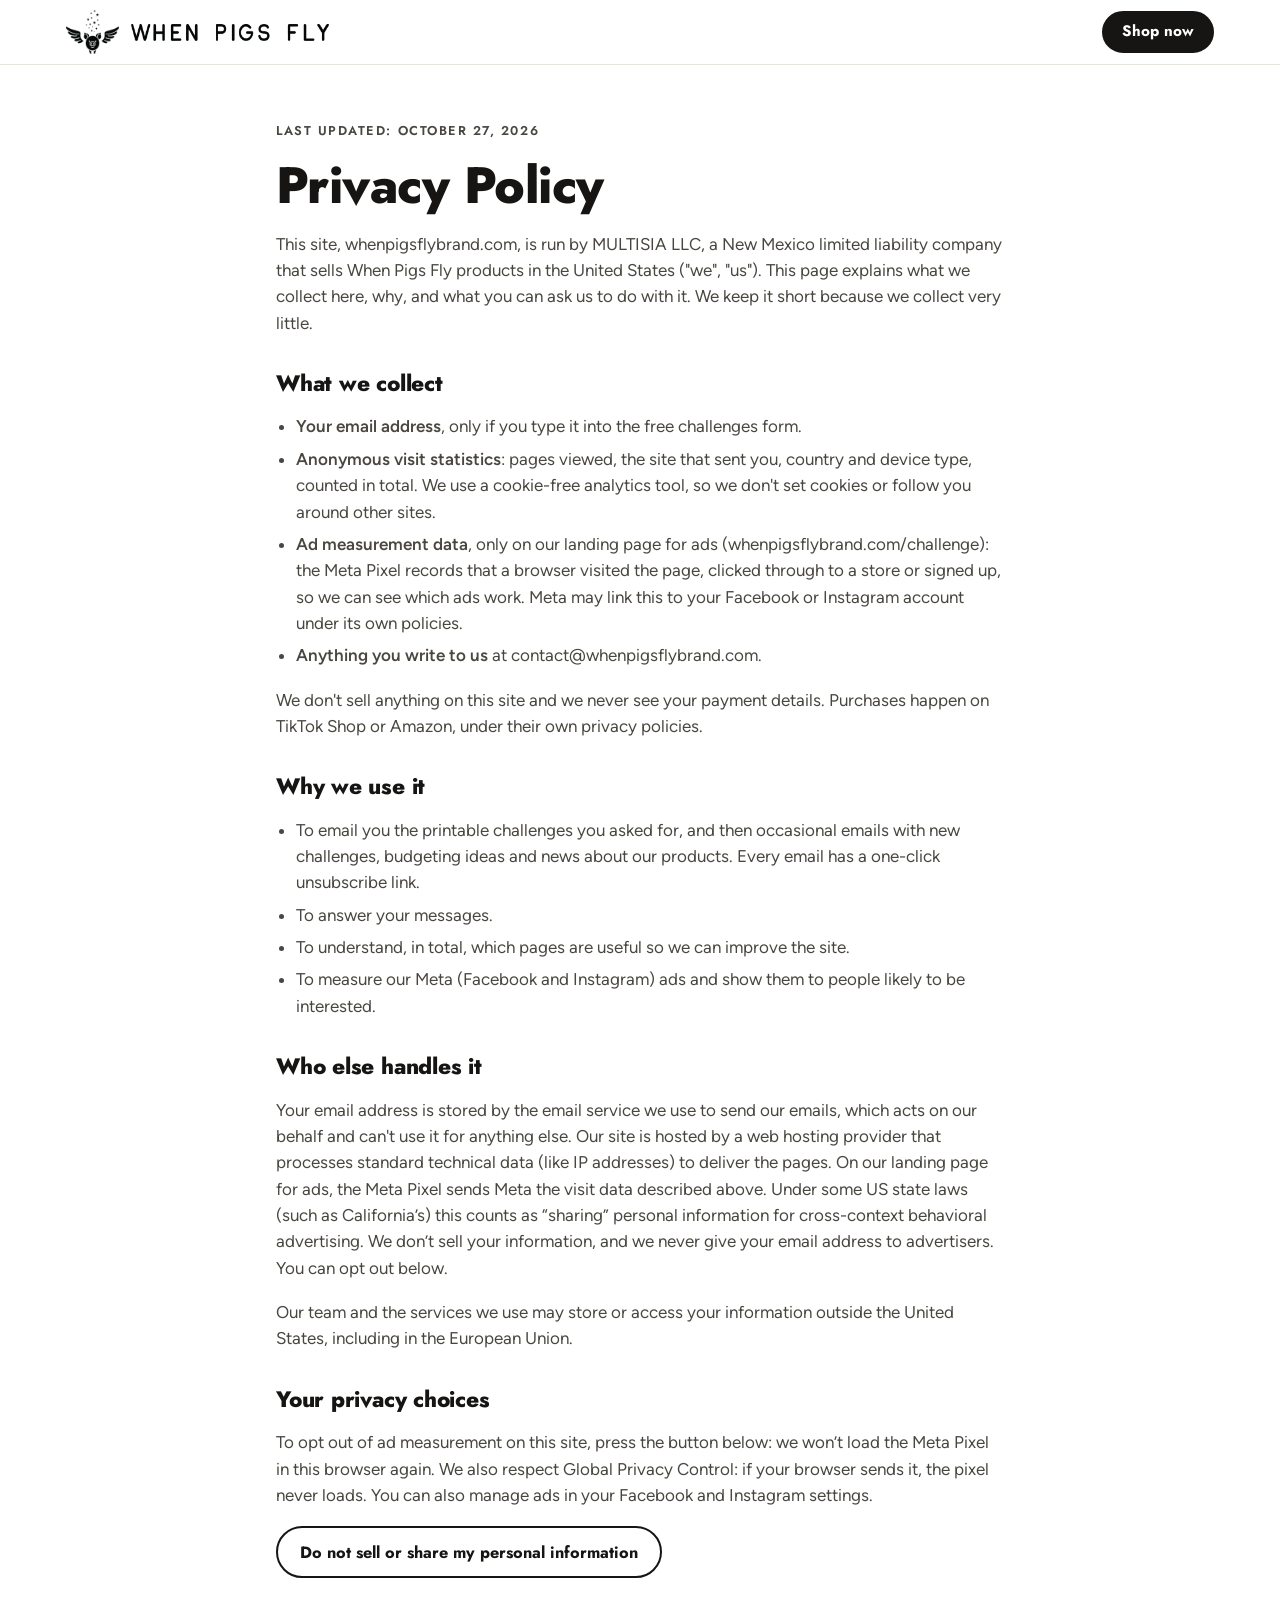
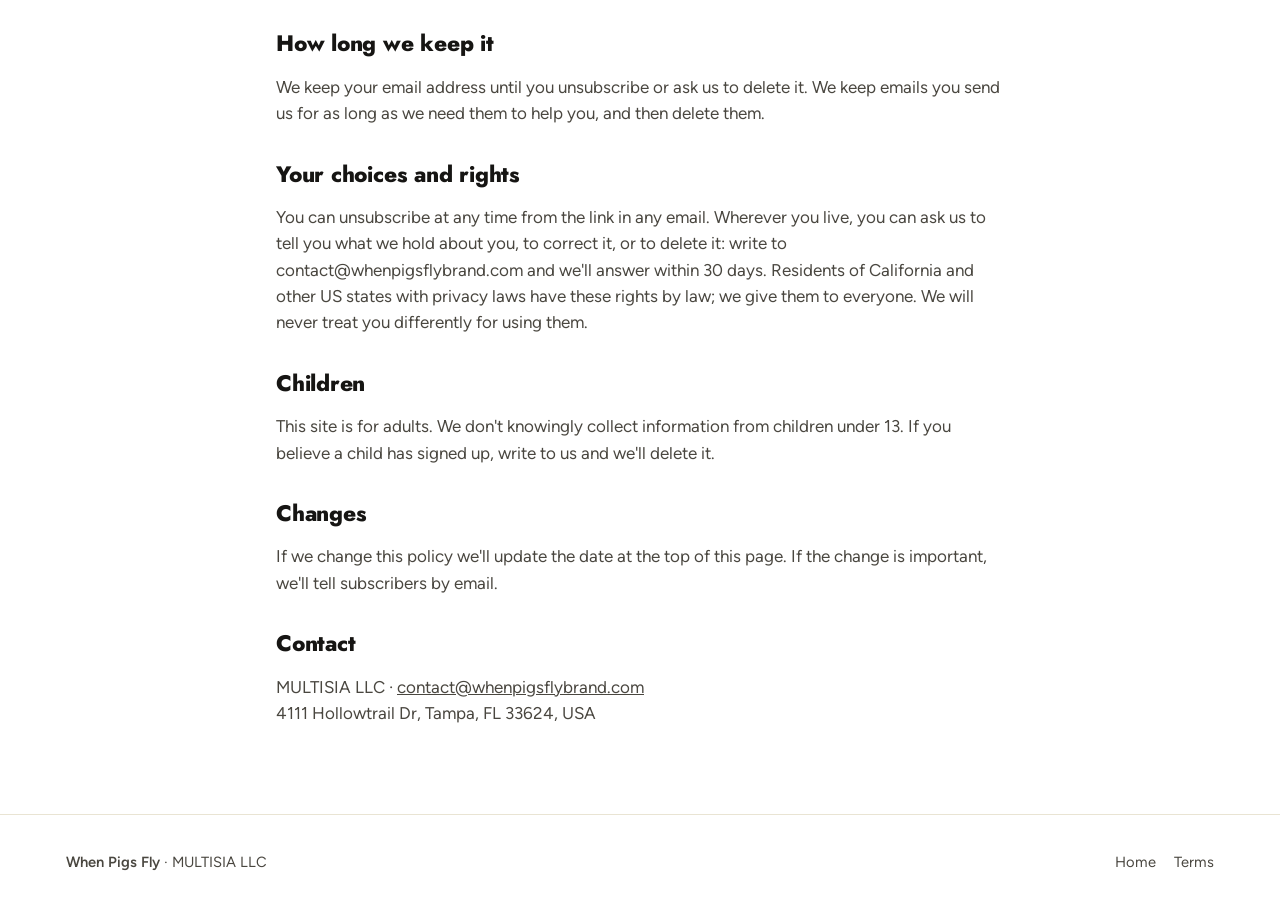
<file: privacy/index.html>
<!doctype html>
<html lang="en">
<head>
<meta charset="utf-8">
<meta name="viewport" content="width=device-width, initial-scale=1, viewport-fit=cover">
<title>Privacy Policy · When Pigs Fly</title>
<meta name="description" content="How When Pigs Fly (MULTISIA LLC) handles the information you share on whenpigsflybrand.com.">
<link rel="canonical" href="https://whenpigsflybrand.com/privacy/">
<link rel="icon" href="../img/favicon.png" type="image/png">
<link rel="stylesheet" href="../site.css">
<!-- ANALYTICS: cookie-free analytics snippet goes here once the account exists -->
</head>
<body>
<a class="skip" href="#content">Skip to content</a>
<header class="top">
  <div class="wrap">
    <a class="logo" href="../" aria-label="When Pigs Fly home"><img src="../img/logo-mark.png" alt="" width="67" height="56"><img class="word" src="../img/logo-wordmark.png" alt="When Pigs Fly" width="654" height="56"></a>
    <a class="btn btn-primary" href="../#shop">Shop now</a>
  </div>
</header>

<main id="content" class="legal">
  <div class="wrap">
    <p class="eyebrow">Last updated: October 27, 2026</p>
    <h1>Privacy Policy</h1>
    <p>This site, whenpigsflybrand.com, is run by MULTISIA LLC, a New Mexico limited liability company that sells When Pigs Fly products in the United States ("we", "us"). This page explains what we collect here, why, and what you can ask us to do with it. We keep it short because we collect very little.</p>

    <h2>What we collect</h2>
    <ul>
      <li><strong>Your email address</strong>, only if you type it into the free challenges form.</li>
      <li><strong>Anonymous visit statistics</strong>: pages viewed, the site that sent you, country and device type, counted in total. We use a cookie-free analytics tool, so we don't set cookies or follow you around other sites.</li>
      <li><strong>Ad measurement data</strong>, only on our landing page for ads (whenpigsflybrand.com/challenge): the Meta Pixel records that a browser visited the page, clicked through to a store or signed up, so we can see which ads work. Meta may link this to your Facebook or Instagram account under its own policies.</li>
      <li><strong>Anything you write to us</strong> at contact@whenpigsflybrand.com.</li>
    </ul>
    <p>We don't sell anything on this site and we never see your payment details. Purchases happen on TikTok Shop or Amazon, under their own privacy policies.</p>

    <h2>Why we use it</h2>
    <ul>
      <li>To email you the printable challenges you asked for, and then occasional emails with new challenges, budgeting ideas and news about our products. Every email has a one-click unsubscribe link.</li>
      <li>To answer your messages.</li>
      <li>To understand, in total, which pages are useful so we can improve the site.</li>
      <li>To measure our Meta (Facebook and Instagram) ads and show them to people likely to be interested.</li>
    </ul>

    <h2>Who else handles it</h2>
    <p>Your email address is stored by the email service we use to send our emails, which acts on our behalf and can't use it for anything else. Our site is hosted by a web hosting provider that processes standard technical data (like IP addresses) to deliver the pages. On our landing page for ads, the Meta Pixel sends Meta the visit data described above. Under some US state laws (such as California’s) this counts as “sharing” personal information for cross-context behavioral advertising. We don’t sell your information, and we never give your email address to advertisers. You can opt out below.</p>
    <p>Our team and the services we use may store or access your information outside the United States, including in the European Union.</p>

    <h2 id="choices">Your privacy choices</h2>
    <p>To opt out of ad measurement on this site, press the button below: we won’t load the Meta Pixel in this browser again. We also respect Global Privacy Control: if your browser sends it, the pixel never loads. You can also manage ads in your Facebook and Instagram settings.</p>
    <p><button class="btn btn-secondary" type="button" id="optout">Do not sell or share my personal information</button></p>
    <p class="note" id="optout-msg" role="status"></p>

    <h2>How long we keep it</h2>
    <p>We keep your email address until you unsubscribe or ask us to delete it. We keep emails you send us for as long as we need them to help you, and then delete them.</p>

    <h2>Your choices and rights</h2>
    <p>You can unsubscribe at any time from the link in any email. Wherever you live, you can ask us to tell you what we hold about you, to correct it, or to delete it: write to contact@whenpigsflybrand.com and we'll answer within 30 days. Residents of California and other US states with privacy laws have these rights by law; we give them to everyone. We will never treat you differently for using them.</p>

    <h2>Children</h2>
    <p>This site is for adults. We don't knowingly collect information from children under 13. If you believe a child has signed up, write to us and we'll delete it.</p>

    <h2>Changes</h2>
    <p>If we change this policy we'll update the date at the top of this page. If the change is important, we'll tell subscribers by email.</p>

    <h2>Contact</h2>
    <p>MULTISIA LLC · <a href="mailto:contact@whenpigsflybrand.com">contact@whenpigsflybrand.com</a><br>4111 Hollowtrail Dr, Tampa, FL 33624, USA</p>
  </div>
</main>

<footer>
  <div class="wrap">
    <div><strong>When Pigs Fly</strong> · MULTISIA LLC</div>
    <div class="links">
      <a href="../">Home</a>
      <a href="../terms/">Terms</a>
    </div>
  </div>
</footer>
<script src="../site.js" defer></script>
</body>
</html>
</file>
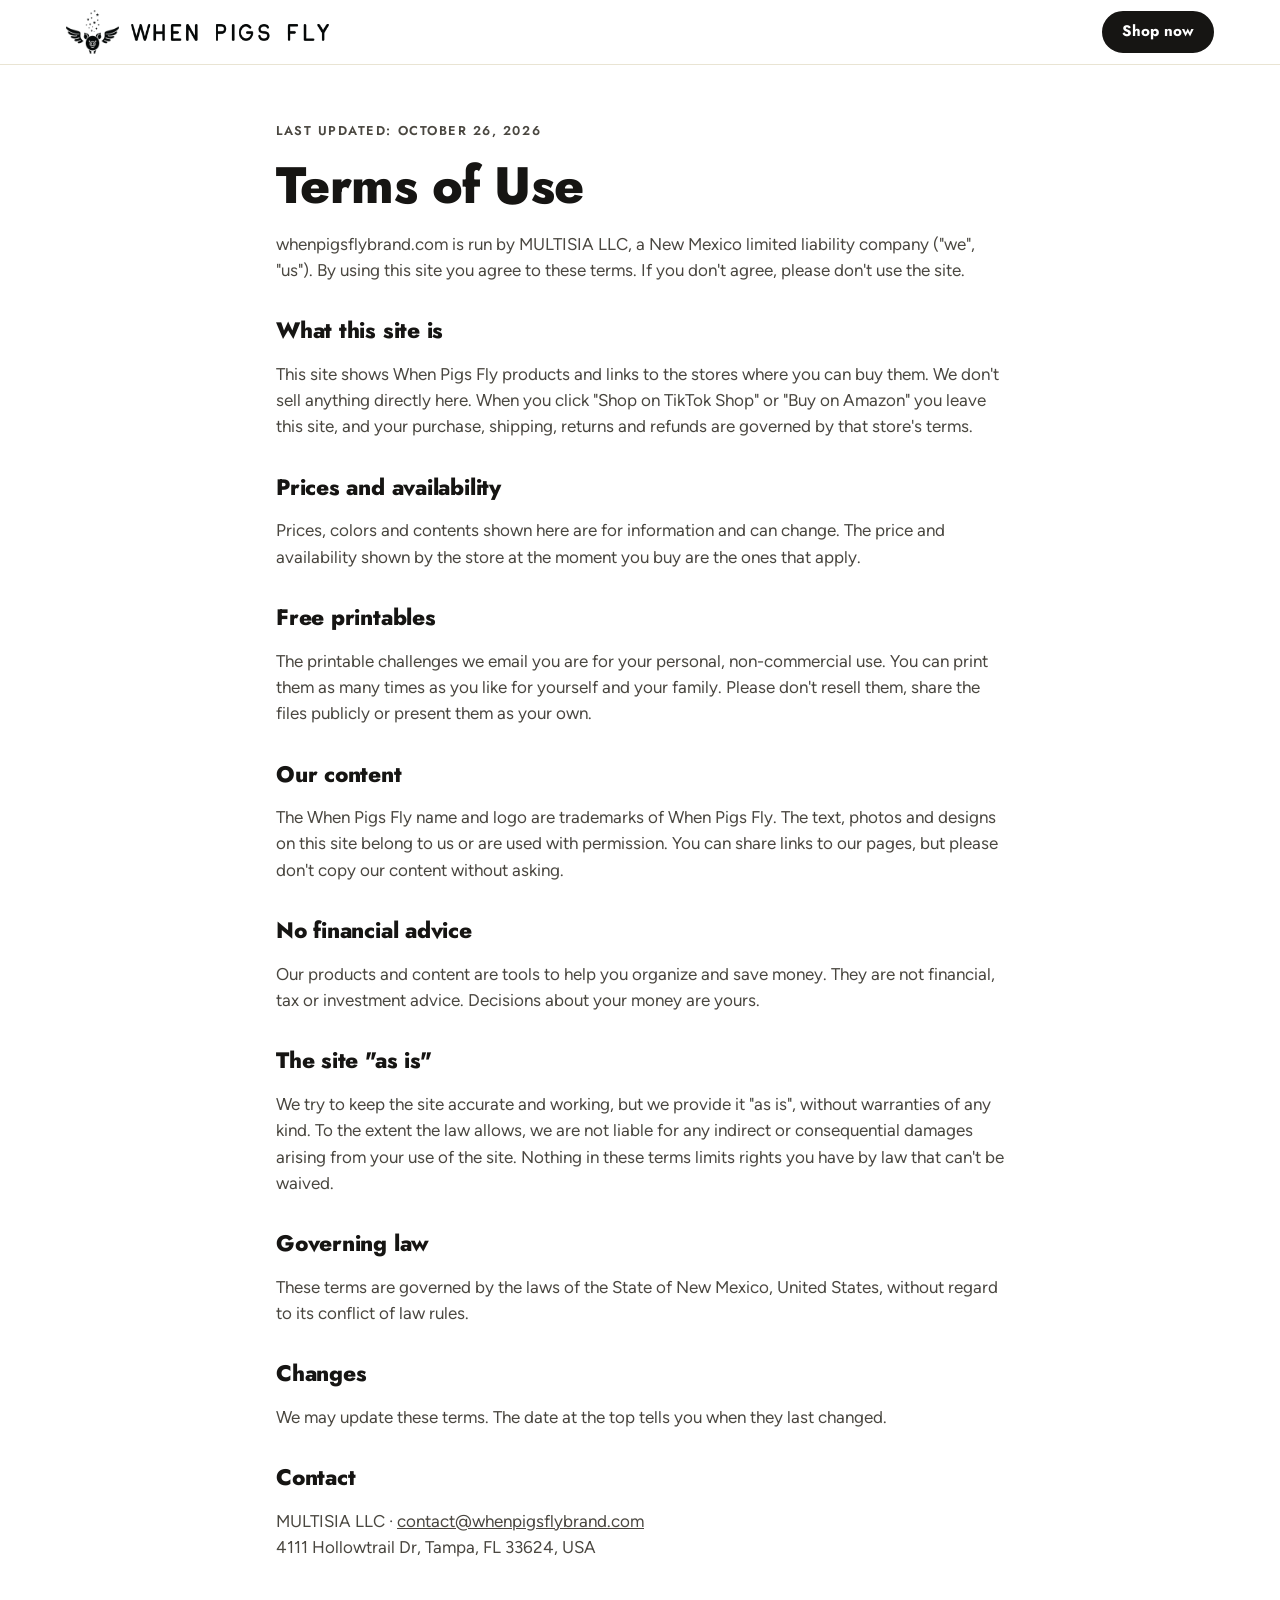
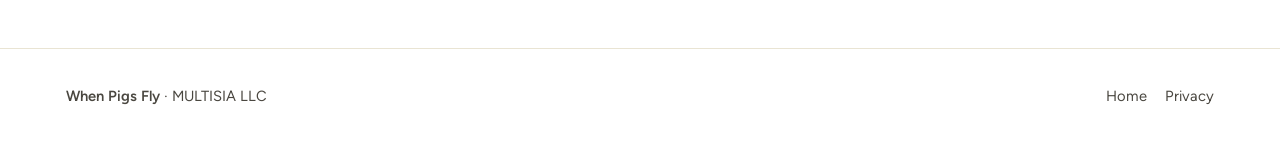
<file: terms/index.html>
<!doctype html>
<html lang="en">
<head>
<meta charset="utf-8">
<meta name="viewport" content="width=device-width, initial-scale=1, viewport-fit=cover">
<title>Terms of Use · When Pigs Fly</title>
<meta name="description" content="Terms of use of whenpigsflybrand.com, run by MULTISIA LLC.">
<link rel="canonical" href="https://whenpigsflybrand.com/terms/">
<link rel="icon" href="../img/favicon.png" type="image/png">
<link rel="stylesheet" href="../site.css">
<!-- ANALYTICS: cookie-free analytics snippet goes here once the account exists -->
</head>
<body>
<a class="skip" href="#content">Skip to content</a>
<header class="top">
  <div class="wrap">
    <a class="logo" href="../" aria-label="When Pigs Fly home"><img src="../img/logo-mark.png" alt="" width="67" height="56"><img class="word" src="../img/logo-wordmark.png" alt="When Pigs Fly" width="654" height="56"></a>
    <a class="btn btn-primary" href="../#shop">Shop now</a>
  </div>
</header>

<main id="content" class="legal">
  <div class="wrap">
    <p class="eyebrow">Last updated: October 26, 2026</p>
    <h1>Terms of Use</h1>
    <p>whenpigsflybrand.com is run by MULTISIA LLC, a New Mexico limited liability company ("we", "us"). By using this site you agree to these terms. If you don't agree, please don't use the site.</p>

    <h2>What this site is</h2>
    <p>This site shows When Pigs Fly products and links to the stores where you can buy them. We don't sell anything directly here. When you click "Shop on TikTok Shop" or "Buy on Amazon" you leave this site, and your purchase, shipping, returns and refunds are governed by that store's terms.</p>

    <h2>Prices and availability</h2>
    <p>Prices, colors and contents shown here are for information and can change. The price and availability shown by the store at the moment you buy are the ones that apply.</p>

    <h2>Free printables</h2>
    <p>The printable challenges we email you are for your personal, non-commercial use. You can print them as many times as you like for yourself and your family. Please don't resell them, share the files publicly or present them as your own.</p>

    <h2>Our content</h2>
    <p>The When Pigs Fly name and logo are trademarks of When Pigs Fly. The text, photos and designs on this site belong to us or are used with permission. You can share links to our pages, but please don't copy our content without asking.</p>

    <h2>No financial advice</h2>
    <p>Our products and content are tools to help you organize and save money. They are not financial, tax or investment advice. Decisions about your money are yours.</p>

    <h2>The site "as is"</h2>
    <p>We try to keep the site accurate and working, but we provide it "as is", without warranties of any kind. To the extent the law allows, we are not liable for any indirect or consequential damages arising from your use of the site. Nothing in these terms limits rights you have by law that can't be waived.</p>

    <h2>Governing law</h2>
    <p>These terms are governed by the laws of the State of New Mexico, United States, without regard to its conflict of law rules.</p>

    <h2>Changes</h2>
    <p>We may update these terms. The date at the top tells you when they last changed.</p>

    <h2>Contact</h2>
    <p>MULTISIA LLC · <a href="mailto:contact@whenpigsflybrand.com">contact@whenpigsflybrand.com</a><br>4111 Hollowtrail Dr, Tampa, FL 33624, USA</p>
  </div>
</main>

<footer>
  <div class="wrap">
    <div><strong>When Pigs Fly</strong> · MULTISIA LLC</div>
    <div class="links">
      <a href="../">Home</a>
      <a href="../privacy/">Privacy</a>
    </div>
  </div>
</footer>
</body>
</html>
</file>
<file: site.css>
/* When Pigs Fly USA — whenpigsflybrand.com
   One scrolling story built around the 100-envelope grid. Old brand on purpose: black, white and yellow #FFDE59,
   Futura-like display type (Jost). Single light look: the brand is black, white and yellow. */
@font-face { font-family: "Jost"; font-weight: 600; font-display: swap; src: url("fonts/jost-latin-600-normal.woff2") format("woff2"); }
@font-face { font-family: "Jost"; font-weight: 700; font-display: swap; src: url("fonts/jost-latin-700-normal.woff2") format("woff2"); }
@font-face { font-family: "Jost"; font-weight: 800; font-display: swap; src: url("fonts/jost-latin-800-normal.woff2") format("woff2"); }
@font-face { font-family: "Figtree"; font-weight: 400; font-display: swap; src: url("fonts/figtree-latin-400-normal.woff2") format("woff2"); }
@font-face { font-family: "Figtree"; font-weight: 600; font-display: swap; src: url("fonts/figtree-latin-600-normal.woff2") format("woff2"); }

:root {
  --ink: #161513;
  --ink-2: #4a4740;
  --ink-3: #7b776d;
  --paper: #ffffff;
  --butter: #fff6cf;
  --yellow: #ffde59;
  --line: #e9e4d3;
  --teal: #19a7b0;
  --lilac: #b9a4e0;
  --rose: #f2b8cb;
  --pink: #fbd8e0;     /* the pig in the logo */
  --black: #000000;    /* the logo artwork sits on pure black */
  --display: "Jost", "Futura", "Century Gothic", "Avenir Next", sans-serif;
  --body: "Figtree", "Segoe UI", system-ui, sans-serif;
  --radius: 14px;
  color-scheme: light;
}
* { box-sizing: border-box; }
html { scroll-behavior: smooth; scroll-padding-top: 80px; }
body { margin: 0; background: var(--paper); color: var(--ink); font-family: var(--body); font-size: 17px; line-height: 1.55; -webkit-text-size-adjust: 100%; }
img { max-width: 100%; height: auto; display: block; }
a { color: inherit; }
.wrap { width: 100%; max-width: 1180px; margin: 0 auto; padding-left: max(16px, env(safe-area-inset-left, 0px)); padding-right: max(16px, env(safe-area-inset-right, 0px)); }
h1, h2, h3 { font-family: var(--display); line-height: 1.05; margin: 0; text-wrap: balance; letter-spacing: -0.01em; }
h1 { font-size: clamp(2.5rem, 6vw, 4.6rem); font-weight: 800; }
h2 { font-size: clamp(1.9rem, 4vw, 3rem); font-weight: 800; }
h3 { font-size: 1.25rem; font-weight: 700; }
p { margin: 0; }
.eyebrow { font-family: var(--display); font-weight: 600; text-transform: uppercase; letter-spacing: 0.12em; font-size: 0.8rem; color: var(--ink-2); }
.lead { font-size: 1.15rem; color: var(--ink-2); max-width: 34em; }
.sr-only { position: absolute; width: 1px; height: 1px; overflow: hidden; clip: rect(0 0 0 0); white-space: nowrap; }
:focus-visible { outline: 3px solid var(--teal); outline-offset: 3px; }
.skip { position: absolute; left: 16px; top: -60px; z-index: 50; background: var(--ink); color: var(--paper); padding: 10px 16px; border-radius: 999px; text-decoration: none; }
.skip:focus { top: 12px; }

/* Buttons: TikTok Shop is the main door, Amazon the second */
.btns { display: flex; flex-wrap: wrap; gap: 12px; }
.btn { display: inline-flex; align-items: center; justify-content: center; gap: 10px; min-height: 52px; padding: 0 22px; border-radius: 999px; font-family: var(--display); font-weight: 700; font-size: 1.02rem; text-decoration: none; border: 2px solid var(--ink); cursor: pointer; transition: transform .15s ease, background .15s ease; }
.btn:hover { transform: translateY(-2px); }
.btn-primary { background: var(--ink); color: var(--paper); }
.btn-secondary { background: var(--paper); color: var(--ink); }
.btn-yellow { background: var(--yellow); color: var(--ink); border-color: var(--yellow); }
.btn svg { width: 20px; height: 20px; flex: none; }
.btn[disabled] { opacity: .6; cursor: progress; transform: none; }
.note { font-size: 0.85rem; color: var(--ink-3); }

/* Top bar */
.top { position: sticky; top: env(safe-area-inset-top, 0px); z-index: 20; background: rgba(255,255,255,.94); -webkit-backdrop-filter: blur(8px); backdrop-filter: blur(8px); border-bottom: 1px solid var(--line); }
body::before { content: ""; position: fixed; inset: 0 0 auto; height: env(safe-area-inset-top, 0px); z-index: 21; background: var(--paper); }
.top .wrap { display: flex; align-items: center; justify-content: space-between; gap: 16px; min-height: 64px; }
.logo { text-decoration: none; display: flex; align-items: center; gap: 12px; min-width: 0; }
.logo img { height: 44px; width: auto; }
.logo .word { height: 17px; }
.top nav { display: flex; gap: 24px; font-family: var(--display); font-weight: 600; font-size: .95rem; }
.top nav a { text-decoration: none; color: var(--ink-2); }
.top nav a:hover { color: var(--ink); }
.top .btn { min-height: 42px; padding: 0 18px; font-size: .95rem; white-space: nowrap; flex: none; }

/* Hero */
.hero { padding-block: 56px 72px; }
.hero .wrap { display: grid; grid-template-columns: 1.05fr .95fr; gap: 48px; align-items: center; }
.hero-text { display: grid; gap: 22px; min-width: 0; }
.hero h1 .money, .lp-hero h1 .money { background: linear-gradient(transparent 62%, var(--yellow) 62%); padding: 0 .08em; }
.hero-photo::before { content: ""; position: absolute; inset: 18px -18px -18px 18px; border-radius: 24px; background: var(--pink); z-index: -1; }
.hero-photo { isolation: isolate; }
.hero-free { display: grid; gap: 10px; padding: 16px 18px; border: 1.5px solid var(--ink); border-radius: var(--radius); background: var(--butter); }
.hero-free p { font-size: .98rem; }
.hero-free .form input[type="email"] { border-color: var(--ink); min-height: 48px; }
.hero-free .form .btn { border-color: var(--ink); min-height: 48px; }
.hero-free .form-msg { color: var(--ink); font-weight: 600; min-height: 0; }
.hero-free .form-msg:empty { display: none; }
.proof { display: flex; align-items: center; gap: 10px; font-size: .95rem; color: var(--ink-2); }
.proof .stars { color: var(--ink); letter-spacing: 2px; }
.hero-photo { position: relative; min-width: 0; }
.hero-photo img { border-radius: 24px; aspect-ratio: 4 / 5; object-fit: cover; width: 100%; }
.sticker { position: absolute; left: -18px; bottom: 28px; background: var(--yellow); border-radius: 50%; width: 132px; height: 132px; display: grid; place-items: center; text-align: center; font-family: var(--display); font-weight: 800; line-height: 1; transform: rotate(-8deg); box-shadow: 0 10px 30px rgba(22,21,19,.18); }
.sticker b { display: block; font-size: 1.9rem; }
.sticker span { font-size: .78rem; font-weight: 600; text-transform: uppercase; letter-spacing: .06em; }

/* The envelope board: the 100 numbers, tap to stuff one */
.board-band { background: var(--butter); padding-block: 72px; }
.board-band .wrap { display: grid; grid-template-columns: .8fr 1.2fr; gap: 48px; align-items: center; }
.board-copy { display: grid; gap: 18px; min-width: 0; }
.tally { font-family: var(--display); font-size: clamp(2.2rem, 5vw, 3.4rem); font-weight: 800; font-variant-numeric: tabular-nums; }
.tally small { font-size: .45em; font-weight: 600; color: var(--ink-3); }
.meter { height: 12px; background: var(--paper); border-radius: 999px; overflow: hidden; border: 1px solid var(--line); }
.meter i { display: block; height: 100%; width: 0; background: var(--ink); transition: width .3s ease; }
.board { display: grid; grid-template-columns: repeat(10, minmax(0, 1fr)); gap: 6px; min-width: 0; }
.cell { aspect-ratio: 1; border: 1.5px solid var(--ink); border-radius: 8px; background: var(--paper); font-family: var(--display); font-weight: 600; font-size: clamp(.62rem, 1.4vw, .95rem); font-variant-numeric: tabular-nums; color: var(--ink); cursor: pointer; display: grid; place-items: center; position: relative; padding: 0; transition: background .12s ease; }
.cell:hover { background: var(--yellow); }
.cell.done { background: var(--ink); color: var(--paper); }
.cell.done::after { content: ""; position: absolute; inset: 22% 18%; border-top: 2px solid var(--yellow); transform: rotate(-35deg) translateY(45%); }
.board-actions { display: flex; flex-wrap: wrap; gap: 10px; }
.chip { border: 1.5px solid var(--ink); background: transparent; border-radius: 999px; padding: 8px 14px; font-family: var(--display); font-weight: 600; font-size: .9rem; cursor: pointer; color: var(--ink); }
.chip:hover { background: var(--paper); }

/* How it works: a real sequence, so it is numbered */
.how { padding-block: 80px; }
.how-head { display: grid; gap: 12px; margin-bottom: 40px; max-width: 640px; }
.steps { display: grid; grid-template-columns: repeat(3, minmax(0, 1fr)); gap: 28px; }
.step { display: grid; gap: 14px; align-content: start; min-width: 0; }
.step img { border-radius: var(--radius); aspect-ratio: 1; object-fit: cover; width: 100%; }
.step .n { font-family: var(--display); font-weight: 800; font-size: .95rem; display: inline-flex; align-items: center; justify-content: center; width: 34px; height: 34px; border-radius: 50%; background: var(--yellow); }
.step p { color: var(--ink-2); }

/* The binder */
.binder { padding-block: 80px; border-top: 1px solid var(--line); }
.binder .wrap { display: grid; grid-template-columns: 1fr 1fr; gap: 56px; align-items: start; }
.binder-photo { min-width: 0; position: sticky; top: 90px; }
.binder-photo img { border-radius: 24px; width: 100%; }
.binder-text { display: grid; gap: 24px; min-width: 0; }
.price { display: flex; align-items: baseline; gap: 12px; font-family: var(--display); }
.price b { font-size: 2.2rem; font-weight: 800; }
.price s { color: var(--ink-3); font-size: 1.1rem; }
.colors { display: flex; flex-wrap: wrap; gap: 10px; }
.swatches { display: grid; grid-template-columns: repeat(3, minmax(0, 1fr)); gap: 12px; }
.swatches figure { margin: 0; display: grid; gap: 8px; min-width: 0; }
.swatches img { border-radius: var(--radius); aspect-ratio: 1; object-fit: cover; width: 100%; background: var(--pink); }
.swatches figcaption { display: flex; align-items: center; gap: 8px; font-family: var(--display); font-weight: 600; font-size: .95rem; }
.buy-color { display: flex; flex-wrap: wrap; gap: 4px 12px; font-size: .88rem; }
.buy-color a { color: var(--ink-2); text-decoration: underline; text-underline-offset: 3px; }
.buy-color a:hover { color: var(--ink); }
.swatches figcaption i { width: 16px; height: 16px; border-radius: 50%; border: 1.5px solid rgba(22,21,19,.15); }
.color { display: flex; align-items: center; gap: 8px; padding: 6px 14px 6px 6px; border: 1.5px solid var(--line); border-radius: 999px; font-family: var(--display); font-weight: 600; font-size: .92rem; }
.color i { width: 26px; height: 26px; border-radius: 50%; border: 1.5px solid rgba(22,21,19,.15); }
.inside { list-style: none; margin: 0; padding: 0; display: grid; border-top: 1px solid var(--line); }
.inside li { display: grid; grid-template-columns: 64px 1fr; gap: 14px; padding: 14px 0; border-bottom: 1px solid var(--line); align-items: baseline; }
.inside .qty { font-family: var(--display); font-weight: 800; font-size: 1.4rem; font-variant-numeric: tabular-nums; }
.inside span { color: var(--ink-2); }
.inside strong { color: var(--ink); font-weight: 600; }

/* Free challenges (email list) */
.free { background: var(--black); color: var(--paper); padding-block: 80px; }
.free .wrap { display: grid; grid-template-columns: 1.1fr .9fr; gap: 48px; align-items: center; }
.free h2 { color: var(--paper); }
.free h2 em { font-style: normal; color: var(--yellow); }
.free-text { display: grid; gap: 18px; min-width: 0; }
.free p { color: #d9d5c9; }
.free .eyebrow { color: var(--yellow); }
.form { display: flex; flex-wrap: wrap; gap: 10px; }
.form input[type="email"] { flex: 1 1 240px; min-width: 0; min-height: 54px; border-radius: 999px; border: 2px solid var(--paper); background: var(--paper); color: var(--ink); padding: 0 20px; font: inherit; }
.form .btn { border-color: var(--yellow); }
.form .hp { position: absolute; left: -9999px; }
.form-msg { min-height: 1.4em; font-size: .95rem; color: var(--yellow); }
.free-photo { min-width: 0; }
.free-photo img { border-radius: 24px; transform: rotate(2deg); width: 100%; }
.fine { font-size: .8rem; color: #a8a396; }
.fine a { color: #d9d5c9; }

/* Why it works */
.why { padding-block: 80px; }
.why .wrap { display: grid; grid-template-columns: repeat(3, minmax(0, 1fr)); gap: 32px; }
.why-head { grid-column: 1 / -1; display: grid; gap: 12px; max-width: 680px; margin-bottom: 8px; }
.why-item { display: grid; gap: 10px; align-content: start; padding-top: 18px; border-top: 3px solid var(--ink); }
.why-item p { color: var(--ink-2); }

/* FAQ */
.faq { padding-block: 80px; background: var(--butter); }
.faq .wrap { display: grid; grid-template-columns: .8fr 1.2fr; gap: 48px; }
.faq details { border-bottom: 1px solid #e6dcb0; padding: 18px 0; }
.faq summary { cursor: pointer; font-family: var(--display); font-weight: 700; font-size: 1.12rem; list-style: none; display: flex; justify-content: space-between; gap: 16px; }
.faq summary::-webkit-details-marker { display: none; }
.faq summary::after { content: "+"; font-size: 1.4rem; line-height: 1; }
.faq details[open] summary::after { content: "–"; }
.faq details p { margin-top: 10px; color: var(--ink-2); }

/* Final call + footer */
.last { padding-block: 88px; text-align: center; }
.last .wrap { display: grid; gap: 22px; justify-items: center; }
.last-mark { width: 96px; height: auto; }
footer { border-top: 1px solid var(--line); padding-block: 36px calc(36px + env(safe-area-inset-bottom, 0px)); font-size: .92rem; color: var(--ink-2); }
footer .wrap { display: flex; flex-wrap: wrap; gap: 20px 40px; justify-content: space-between; align-items: center; }
footer .links { display: flex; flex-wrap: wrap; gap: 18px; }
footer a { text-decoration: none; }
footer a:hover { text-decoration: underline; }
.footer-dark { background: var(--black); color: #d9d5c9; border-top: 0; padding-block: 48px calc(48px + env(safe-area-inset-bottom, 0px)); }
.footer-dark strong { color: var(--pink); }
.footer-dark a { color: var(--paper); }
.footer-logo { width: 120px; height: auto; }

/* Legal pages */
.legal { padding-block: 56px 88px; }
.legal .wrap { max-width: 760px; display: grid; gap: 18px; }
.legal h1 { font-size: clamp(2.2rem, 5vw, 3.2rem); }
.legal h2 { font-size: 1.4rem; margin-top: 18px; }
.legal p, .legal li { color: var(--ink-2); }
.legal ul { margin: 0; padding-left: 1.2em; display: grid; gap: 6px; }
.legal a { text-decoration: underline; }

.top .sm { display: none; }
@media (max-width: 520px) { .top .lg { display: none; } .top .sm { display: inline; } }

/* Landing for ads (/challenge/): the email form is the first thing, then proof from real buyers */
.lp-hero { padding-block: 40px 64px; background: var(--butter); }
.lp-hero .wrap { display: grid; grid-template-columns: 1.1fr .9fr; gap: 48px; align-items: center; }
.lp-hero h1 { font-size: clamp(2.3rem, 5.4vw, 4.1rem); }
.lp-hero .form input[type="email"] { border-color: var(--ink); }
.lp-hero .form .btn { border-color: var(--ink); }
.lp-hero .form-msg { color: var(--ink); font-weight: 600; }
.lp-hero .fine { color: var(--ink-3); }
.lp-hero .fine a { color: var(--ink-2); }
.lp-photo { position: relative; min-width: 0; }
.lp-photo img { border-radius: 24px; aspect-ratio: 4 / 5; object-fit: cover; width: 100%; }
.quote-card { position: absolute; left: -24px; bottom: 24px; right: 24px; background: var(--paper); border-radius: 18px; padding: 16px 18px; box-shadow: 0 14px 40px rgba(22,21,19,.18); display: grid; gap: 6px; }
.quote-card p { font-family: var(--display); font-weight: 600; font-size: 1.05rem; line-height: 1.3; }
.who { font-size: .84rem; color: var(--ink-3); }
.who b { color: var(--ink-2); font-weight: 600; }
.stars { color: var(--ink); letter-spacing: 2px; }
.ratings { display: flex; flex-wrap: wrap; gap: 8px 18px; font-size: .95rem; color: var(--ink-2); }
.ratings span { display: inline-flex; align-items: center; gap: 8px; }

.ugc { padding-block: 64px; }
.ugc-head { display: flex; flex-wrap: wrap; justify-content: space-between; align-items: end; gap: 12px 32px; margin-bottom: 28px; }
.ugc-grid { display: grid; grid-template-columns: repeat(4, minmax(0, 1fr)); gap: 12px; }
.ugc-grid img { border-radius: var(--radius); aspect-ratio: 1; object-fit: cover; width: 100%; }
.ugc-grid img:nth-child(1) { grid-column: span 2; grid-row: span 2; }

.photo-reviews { padding-block: 64px; }
.pr-grid { columns: 3 300px; column-gap: 18px; }
.pr { break-inside: avoid; margin: 0 0 18px; border: 1.5px solid var(--line); border-radius: 18px; padding: 12px 12px 18px; display: grid; gap: 10px; background: var(--paper); }
.pr-main { border-radius: 12px; aspect-ratio: 4 / 5; object-fit: cover; width: 100%; }
.pr p { color: var(--ink-2); padding-inline: 6px; }
.pr .stars, .pr .who { padding-inline: 6px; }
.pr-thumbs { display: flex; gap: 8px; padding-inline: 2px; }
.pr-thumbs button { padding: 0; border: 2px solid transparent; border-radius: 10px; background: none; cursor: pointer; width: 56px; height: 56px; overflow: hidden; flex: none; }
.pr-thumbs button[aria-pressed="true"] { border-color: var(--ink); }
.pr-thumbs img { width: 100%; height: 100%; object-fit: cover; }

.story { padding-block: 72px; border-top: 1px solid var(--line); }
.story .wrap { display: grid; grid-template-columns: .9fr 1.1fr; gap: 56px; align-items: start; }
.story-points { display: grid; gap: 28px; counter-reset: pt; }
.story-points div { display: grid; grid-template-columns: 46px 1fr; gap: 6px 16px; }
.story-points div::before { counter-increment: pt; content: counter(pt); grid-row: span 2; width: 40px; height: 40px; border-radius: 50%; background: var(--yellow); display: grid; place-items: center; font-family: var(--display); font-weight: 800; }
.story-points p { color: var(--ink-2); }
.pull { margin: 0; padding: 22px 24px; border-left: 4px solid var(--yellow); background: var(--butter); border-radius: 0 var(--radius) var(--radius) 0; display: grid; gap: 8px; }
.pull p { font-family: var(--display); font-weight: 600; font-size: 1.2rem; line-height: 1.35; }

.gets { padding-block: 72px; background: var(--pink); }
.gets .wrap { display: grid; grid-template-columns: 1fr 1fr; gap: 48px; align-items: center; }
.gets img { border-radius: 24px; width: 100%; }
.gets ul { margin: 0; padding: 0; list-style: none; display: grid; gap: 12px; }
.gets li { display: grid; grid-template-columns: 28px 1fr; gap: 10px; align-items: baseline; }
.gets li::before { content: "✓"; font-family: var(--display); font-weight: 800; }
.gets-text { display: grid; gap: 20px; min-width: 0; }

.reviews { padding-block: 72px; }
.reviews-head { display: grid; gap: 12px; margin-bottom: 32px; max-width: 680px; }
.review-grid { columns: 3 280px; column-gap: 16px; }
.review { break-inside: avoid; margin: 0 0 16px; border: 1.5px solid var(--line); border-radius: var(--radius); padding: 18px; display: grid; gap: 10px; background: var(--paper); }
.review img { border-radius: 10px; aspect-ratio: 4 / 3; object-fit: cover; width: 100%; }
.review h3 { font-size: 1.05rem; }
.review p { color: var(--ink-2); }

.vids { padding-block: 64px; background: var(--black); color: var(--paper); }
.vids h2 { color: var(--paper); }
.vids .eyebrow { color: var(--yellow); }
.vid-row { display: grid; grid-template-columns: repeat(3, minmax(0, 1fr)); gap: 16px; margin-top: 28px; }
.vid-row video { width: 100%; aspect-ratio: 9 / 16; object-fit: cover; border-radius: 18px; background: #222; }
.vid-row figure { margin: 0; display: grid; gap: 8px; min-width: 0; }
.vid-row figcaption { font-size: .88rem; color: #d9d5c9; }
.vid-row figcaption b { color: var(--paper); font-weight: 600; }
.vids-note { margin-top: 18px; color: #a8a396; }

.plug { padding-block: 64px; border-top: 1px solid var(--line); }
.plug .wrap { display: grid; grid-template-columns: 220px 1fr; gap: 32px; align-items: center; }
.plug img { border-radius: 18px; }
.plug-text { display: grid; gap: 16px; min-width: 0; }

@media (max-width: 900px) {
  .lp-hero .wrap, .story .wrap, .gets .wrap, .plug .wrap { grid-template-columns: 1fr; gap: 28px; }
  .lp-hero { padding-block: 24px 48px; }
  .lp-photo img { aspect-ratio: 1; }
  .quote-card { left: 12px; right: 12px; bottom: -28px; }
  .lp-photo { margin-bottom: 28px; }
  .ugc-grid { grid-template-columns: repeat(2, minmax(0, 1fr)); }
  .vid-row { grid-template-columns: repeat(6, 70%); overflow-x: auto; scroll-snap-type: x mandatory; padding-bottom: 6px; }
  .vid-row figure { scroll-snap-align: start; }
  .pr-grid { columns: auto; display: grid; grid-auto-flow: column; grid-auto-columns: 84%; gap: 12px; overflow-x: auto; scroll-snap-type: x mandatory; padding-bottom: 8px; align-items: start; }
  .pr { margin: 0; scroll-snap-align: start; }
  .plug img { max-width: 200px; }
}

@media (max-width: 900px) {
  .top nav { display: none; }
  .hero .wrap, .board-band .wrap, .binder .wrap, .free .wrap, .faq .wrap { grid-template-columns: 1fr; gap: 32px; }
  .hero { padding-block: 32px 56px; }
  .hero-photo { order: -1; }
  .hero-photo img { aspect-ratio: 5 / 4; }
  .sticker { width: 104px; height: 104px; left: 12px; bottom: -22px; }
  .sticker b { font-size: 1.5rem; }
  .hero-photo::before { inset: 12px -8px -12px 12px; }
  .logo img { height: 36px; }
  .logo .word { height: 14px; }
  .binder-photo { position: static; }
  .steps, .why .wrap { grid-template-columns: 1fr; }
  .step { grid-template-columns: 110px 1fr; align-items: center; column-gap: 16px; }
  .step img { grid-row: span 3; }
  .board { gap: 4px; }
  .cell { border-radius: 5px; }
  .btns .btn { flex: 1 1 100%; }
}
@media (max-width: 420px) {
  .top .wrap { gap: 10px; }
  .logo { gap: 8px; }
  .logo img { height: 30px; }
  .logo .word { height: 11px; }
  .top .btn { padding: 0 14px; font-size: .88rem; }
}
@media (prefers-reduced-motion: reduce) { html { scroll-behavior: auto; } * { transition: none !important; } }
</file>
